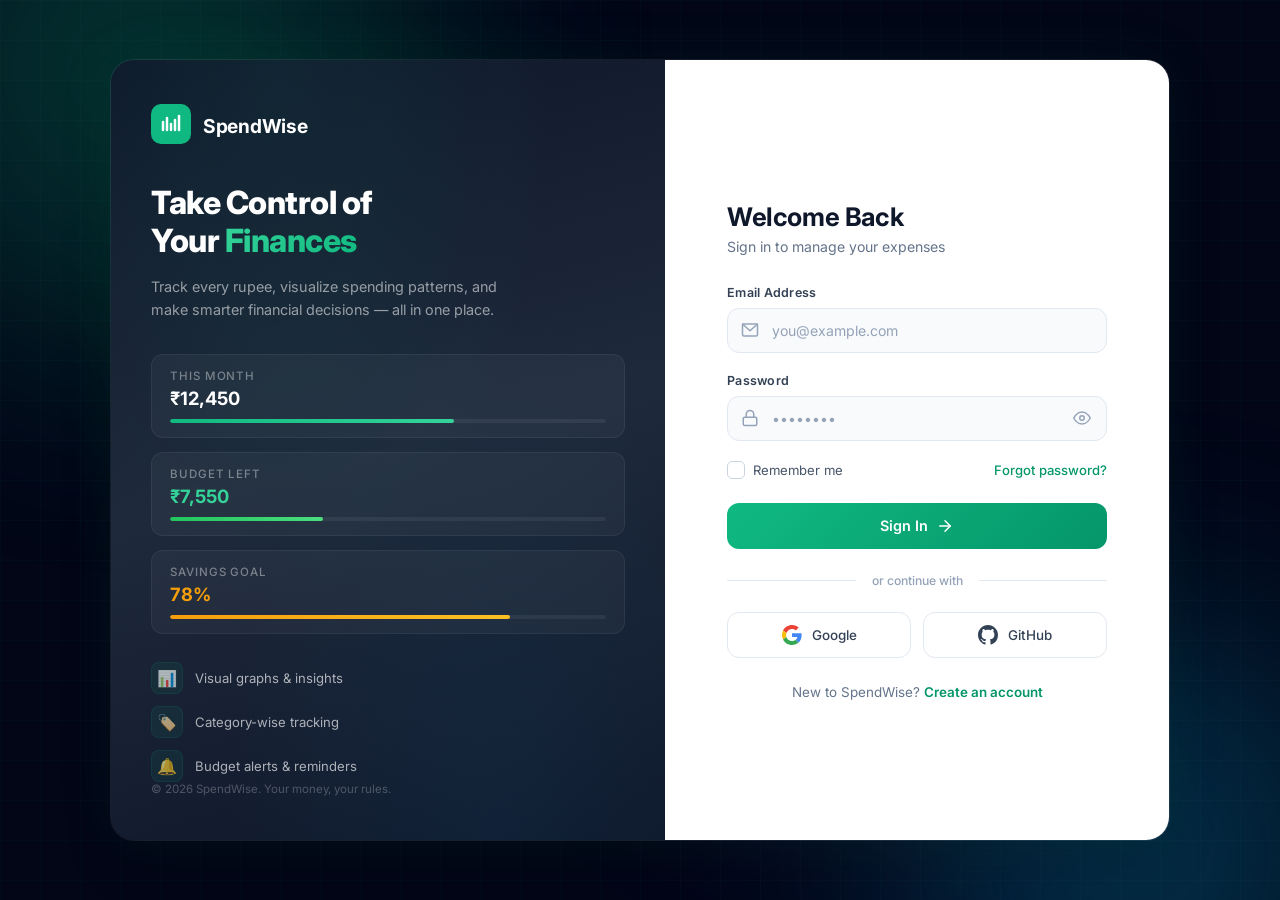
<file: index.html>
<!DOCTYPE html>
<html lang="en">
<head>
  <meta charset="UTF-8">
  <meta name="viewport" content="width=device-width, initial-scale=1.0">
  <meta name="description" content="SpendWise — Track your daily expenses and manage your finances smartly.">
  <title>SpendWise — Sign In</title>
  <link rel="stylesheet" href="style.css">
  <link rel="preconnect" href="https://fonts.googleapis.com">
  <link rel="preconnect" href="https://fonts.gstatic.com" crossorigin>
  <link href="https://fonts.googleapis.com/css2?family=Inter:wght@300;400;500;600;700;800&display=swap" rel="stylesheet">
</head>
<body>

  <!-- Animated background -->
  <div class="bg-grid"></div>
  <div class="bg-blobs">
    <div class="blob blob-1"></div>
    <div class="blob blob-2"></div>
    <div class="blob blob-3"></div>
  </div>

  <div class="login-container">
    <!-- Left Panel — Branding & Visual -->
    <div class="brand-panel">
      <div class="brand-content">
        <div class="logo">
          <div class="logo-mark">
            <svg width="40" height="40" viewBox="0 0 40 40" fill="none">
              <rect width="40" height="40" rx="10" fill="url(#g1)"/>
              <path d="M12 26V18M16 26V14M20 26V20M24 26V16M28 26V12" stroke="#fff" stroke-width="2.5" stroke-linecap="round"/>
              <defs>
                <linearGradient id="g1" x1="0" y1="0" x2="40" y2="40">
                  <stop stop-color="#10b981"/>
                  <stop offset="1" stop-color="#059669"/>
                </linearGradient>
              </defs>
            </svg>
          </div>
          <span class="logo-name">SpendWise</span>
        </div>

        <h1 class="brand-title">Take Control of<br>Your <span class="brand-highlight">Finances</span></h1>
        <p class="brand-subtitle">Track every rupee, visualize spending patterns, and make smarter financial decisions — all in one place.</p>

        <!-- Mini chart visualization -->
        <div class="mini-dashboard">
          <div class="dash-card">
            <span class="dash-label">This Month</span>
            <span class="dash-value">₹12,450</span>
            <div class="dash-bar">
              <div class="dash-fill" style="width: 65%"></div>
            </div>
          </div>
          <div class="dash-card">
            <span class="dash-label">Budget Left</span>
            <span class="dash-value success">₹7,550</span>
            <div class="dash-bar">
              <div class="dash-fill green" style="width: 35%"></div>
            </div>
          </div>
          <div class="dash-card">
            <span class="dash-label">Savings Goal</span>
            <span class="dash-value gold">78%</span>
            <div class="dash-bar">
              <div class="dash-fill gold" style="width: 78%"></div>
            </div>
          </div>
        </div>

        <div class="features">
          <div class="feature-item">
            <div class="feature-icon">📊</div>
            <span>Visual graphs & insights</span>
          </div>
          <div class="feature-item">
            <div class="feature-icon">🏷️</div>
            <span>Category-wise tracking</span>
          </div>
          <div class="feature-item">
            <div class="feature-icon">🔔</div>
            <span>Budget alerts & reminders</span>
          </div>
        </div>
      </div>

      <p class="brand-footer">&copy; 2026 SpendWise. Your money, your rules.</p>
    </div>

    <!-- Right Panel — Login Form -->
    <div class="form-panel">
      <div class="form-wrapper">
        <!-- Mobile logo -->
        <div class="mobile-logo">
          <svg width="32" height="32" viewBox="0 0 40 40" fill="none">
            <rect width="40" height="40" rx="10" fill="url(#g2)"/>
            <path d="M12 26V18M16 26V14M20 26V20M24 26V16M28 26V12" stroke="#fff" stroke-width="2.5" stroke-linecap="round"/>
            <defs>
              <linearGradient id="g2" x1="0" y1="0" x2="40" y2="40">
                <stop stop-color="#10b981"/>
                <stop offset="1" stop-color="#059669"/>
              </linearGradient>
            </defs>
          </svg>
          <span class="mobile-brand-name">SpendWise</span>
        </div>

        <h2 class="form-title">Welcome Back</h2>
        <p class="form-subtitle">Sign in to manage your expenses</p>

        <form id="loginForm" autocomplete="on">
          <!-- Email -->
          <div class="input-group">
            <label for="email">Email Address</label>
            <div class="input-wrapper">
              <svg class="input-icon" width="18" height="18" viewBox="0 0 24 24" fill="none" stroke="currentColor" stroke-width="2" stroke-linecap="round" stroke-linejoin="round">
                <rect x="2" y="4" width="20" height="16" rx="2"/>
                <path d="M22 4L12 13 2 4"/>
              </svg>
              <input type="email" id="email" name="email" placeholder="you@example.com" required autocomplete="email">
            </div>
          </div>

          <!-- Password -->
          <div class="input-group">
            <label for="password">Password</label>
            <div class="input-wrapper">
              <svg class="input-icon" width="18" height="18" viewBox="0 0 24 24" fill="none" stroke="currentColor" stroke-width="2" stroke-linecap="round" stroke-linejoin="round">
                <rect x="3" y="11" width="18" height="11" rx="2" ry="2"/>
                <path d="M7 11V7a5 5 0 0 1 10 0v4"/>
              </svg>
              <input type="password" id="password" name="password" placeholder="••••••••" required autocomplete="current-password">
              <button type="button" class="toggle-password" id="togglePassword" aria-label="Show password">
                <svg class="eye-open" width="18" height="18" viewBox="0 0 24 24" fill="none" stroke="currentColor" stroke-width="2" stroke-linecap="round" stroke-linejoin="round">
                  <path d="M1 12s4-8 11-8 11 8 11 8-4 8-11 8-11-8-11-8z"/>
                  <circle cx="12" cy="12" r="3"/>
                </svg>
              </button>
            </div>
          </div>

          <!-- Remember / Forgot -->
          <div class="form-options">
            <label class="checkbox-label" for="remember">
              <input type="checkbox" id="remember" name="remember">
              <span class="custom-checkbox"></span>
              Remember me
            </label>
            <a href="#" class="forgot-link">Forgot password?</a>
          </div>

          <!-- Submit -->
          <button type="submit" class="btn-primary" id="submitBtn">
            <span class="btn-text">Sign In</span>
            <svg class="btn-arrow" width="18" height="18" viewBox="0 0 24 24" fill="none" stroke="currentColor" stroke-width="2" stroke-linecap="round" stroke-linejoin="round">
              <line x1="5" y1="12" x2="19" y2="12"/>
              <polyline points="12 5 19 12 12 19"/>
            </svg>
          </button>
        </form>

        <!-- Divider -->
        <div class="divider">
          <span>or continue with</span>
        </div>

        <!-- Social Login -->
        <div class="social-buttons">
          <button type="button" class="btn-social" id="googleLogin">
            <svg width="20" height="20" viewBox="0 0 48 48">
              <path fill="#EA4335" d="M24 9.5c3.54 0 6.71 1.22 9.21 3.6l6.85-6.85C35.9 2.38 30.47 0 24 0 14.62 0 6.51 5.38 2.56 13.22l7.98 6.19C12.43 13.72 17.74 9.5 24 9.5z"/>
              <path fill="#4285F4" d="M46.98 24.55c0-1.57-.15-3.09-.38-4.55H24v9.02h12.94c-.58 2.96-2.26 5.48-4.78 7.18l7.73 6c4.51-4.18 7.09-10.36 7.09-17.65z"/>
              <path fill="#FBBC05" d="M10.53 28.59c-.48-1.45-.76-2.99-.76-4.59s.27-3.14.76-4.59l-7.98-6.19C.92 16.46 0 20.12 0 24c0 3.88.92 7.54 2.56 10.78l7.97-6.19z"/>
              <path fill="#34A853" d="M24 48c6.48 0 11.93-2.13 15.89-5.81l-7.73-6c-2.15 1.45-4.92 2.3-8.16 2.3-6.26 0-11.57-4.22-13.47-9.91l-7.98 6.19C6.51 42.62 14.62 48 24 48z"/>
            </svg>
            <span>Google</span>
          </button>
          <button type="button" class="btn-social" id="githubLogin">
            <svg width="20" height="20" viewBox="0 0 24 24" fill="currentColor">
              <path d="M12 0C5.37 0 0 5.37 0 12c0 5.31 3.435 9.795 8.205 11.385.6.105.825-.255.825-.57 0-.285-.015-1.23-.015-2.235-3.015.555-3.795-.735-4.035-1.41-.135-.345-.72-1.41-1.23-1.695-.42-.225-1.02-.78-.015-.795.945-.015 1.62.87 1.845 1.23 1.08 1.815 2.805 1.305 3.495.99.105-.78.42-1.305.765-1.605-2.67-.3-5.46-1.335-5.46-5.925 0-1.305.465-2.385 1.23-3.225-.12-.3-.54-1.53.12-3.18 0 0 1.005-.315 3.3 1.23.96-.27 1.98-.405 3-.405s2.04.135 3 .405c2.295-1.56 3.3-1.23 3.3-1.23.66 1.65.24 2.88.12 3.18.765.84 1.23 1.905 1.23 3.225 0 4.605-2.805 5.625-5.475 5.925.435.375.81 1.095.81 2.22 0 1.605-.015 2.895-.015 3.3 0 .315.225.69.825.57A12.02 12.02 0 0 0 24 12c0-6.63-5.37-12-12-12z"/>
            </svg>
            <span>GitHub</span>
          </button>
        </div>

        <!-- Sign Up -->
        <p class="signup-text">
          New to SpendWise? <a href="#" class="signup-link">Create an account</a>
        </p>
      </div>
    </div>
  </div>

  <script>
    // Toggle password visibility
    const togglePassword = document.getElementById('togglePassword');
    const passwordInput = document.getElementById('password');
    togglePassword.addEventListener('click', () => {
      const type = passwordInput.getAttribute('type') === 'password' ? 'text' : 'password';
      passwordInput.setAttribute('type', type);
      togglePassword.classList.toggle('active');
    });

    // Form submission → redirect to dashboard
    document.getElementById('loginForm').addEventListener('submit', (e) => {
      e.preventDefault();
      const btn = document.getElementById('submitBtn');
      btn.classList.add('loading');
      btn.disabled = true;
      setTimeout(() => {
        btn.classList.remove('loading');
        btn.disabled = false;
        window.location.href = 'dashboard.html';
      }, 1500);
    });
  </script>
</body>
</html>
</file>
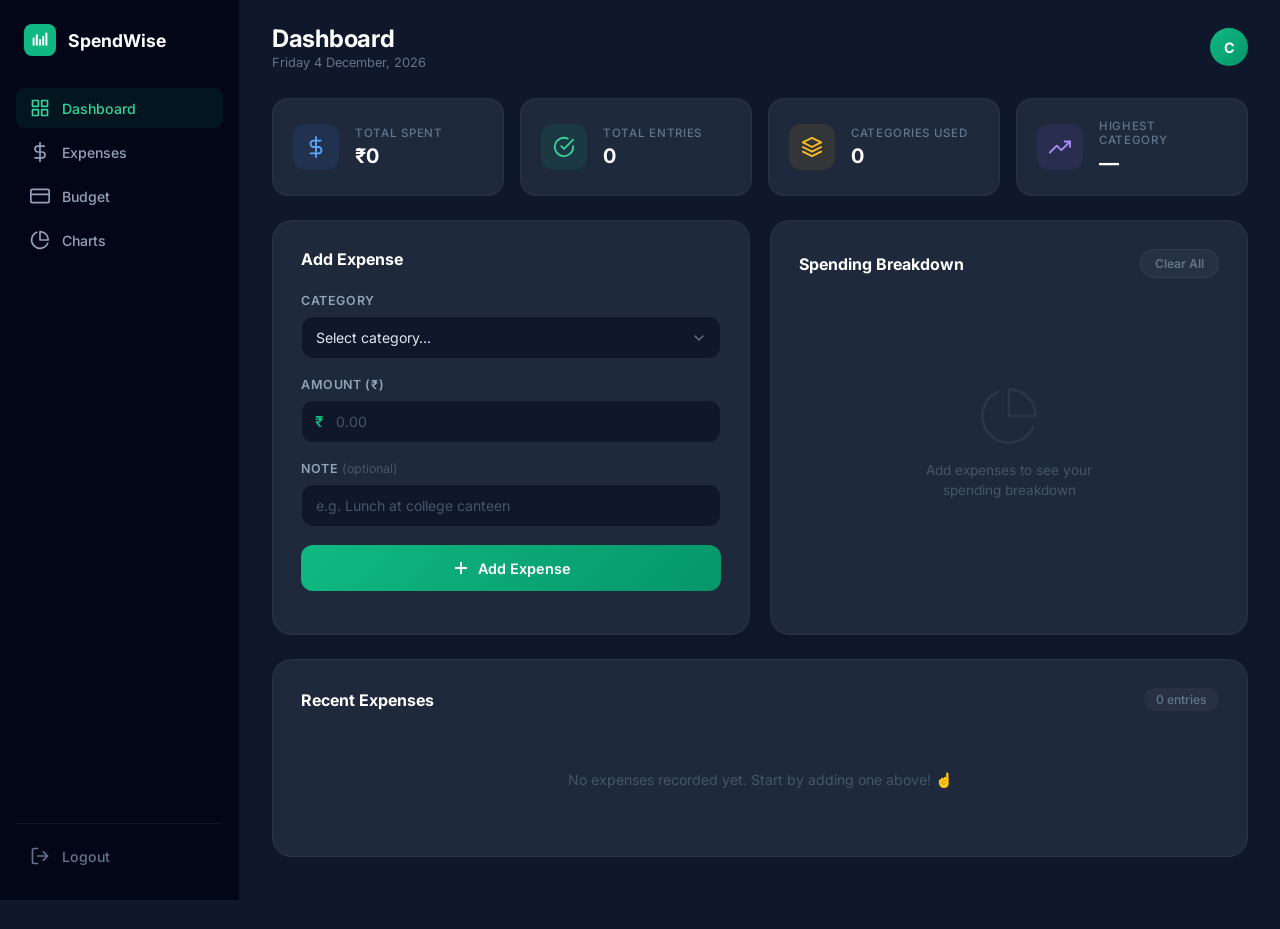
<file: dashboard.html>
<!DOCTYPE html>
<html lang="en">
<head>
  <meta charset="UTF-8">
  <meta name="viewport" content="width=device-width, initial-scale=1.0">
  <meta name="description" content="SpendWise Dashboard — Track and visualize your daily expenses.">
  <title>SpendWise — Dashboard</title>
  <link rel="preconnect" href="https://fonts.googleapis.com">
  <link rel="preconnect" href="https://fonts.gstatic.com" crossorigin>
  <link href="https://fonts.googleapis.com/css2?family=Inter:wght@300;400;500;600;700;800&display=swap" rel="stylesheet">
  <link rel="stylesheet" href="dashboard.css">
</head>
<body>

  <!-- ========== SIDEBAR ========== -->
  <aside class="sidebar" id="sidebar">
    <div class="sidebar-logo">
      <svg width="32" height="32" viewBox="0 0 40 40" fill="none">
        <rect width="40" height="40" rx="10" fill="url(#sg1)"/>
        <path d="M12 26V18M16 26V14M20 26V20M24 26V16M28 26V12" stroke="#fff" stroke-width="2.5" stroke-linecap="round"/>
        <defs><linearGradient id="sg1" x1="0" y1="0" x2="40" y2="40"><stop stop-color="#10b981"/><stop offset="1" stop-color="#059669"/></linearGradient></defs>
      </svg>
      <span>SpendWise</span>
    </div>
    <nav class="sidebar-nav">
      <a href="#" class="nav-item active" id="navDashboard">
        <svg width="20" height="20" viewBox="0 0 24 24" fill="none" stroke="currentColor" stroke-width="2" stroke-linecap="round" stroke-linejoin="round"><rect x="3" y="3" width="7" height="7"/><rect x="14" y="3" width="7" height="7"/><rect x="3" y="14" width="7" height="7"/><rect x="14" y="14" width="7" height="7"/></svg>
        Dashboard
      </a>
      <a href="#" class="nav-item" id="navExpenses">
        <svg width="20" height="20" viewBox="0 0 24 24" fill="none" stroke="currentColor" stroke-width="2" stroke-linecap="round" stroke-linejoin="round"><line x1="12" y1="1" x2="12" y2="23"/><path d="M17 5H9.5a3.5 3.5 0 0 0 0 7h5a3.5 3.5 0 0 1 0 7H6"/></svg>
        Expenses
      </a>
      <a href="salary.html" class="nav-item" id="navBudget">
        <svg width="20" height="20" viewBox="0 0 24 24" fill="none" stroke="currentColor" stroke-width="2" stroke-linecap="round" stroke-linejoin="round"><rect x="1" y="4" width="22" height="16" rx="2" ry="2"/><line x1="1" y1="10" x2="23" y2="10"/></svg>
        Budget
      </a>
      <a href="#" class="nav-item" id="navChart">
        <svg width="20" height="20" viewBox="0 0 24 24" fill="none" stroke="currentColor" stroke-width="2" stroke-linecap="round" stroke-linejoin="round"><path d="M21.21 15.89A10 10 0 1 1 8 2.83"/><path d="M22 12A10 10 0 0 0 12 2v10z"/></svg>
        Charts
      </a>
    </nav>
    <div class="sidebar-footer">
      <a href="index.html" class="nav-item logout">
        <svg width="20" height="20" viewBox="0 0 24 24" fill="none" stroke="currentColor" stroke-width="2" stroke-linecap="round" stroke-linejoin="round"><path d="M9 21H5a2 2 0 0 1-2-2V5a2 2 0 0 1 2-2h4"/><polyline points="16 17 21 12 16 7"/><line x1="21" y1="12" x2="9" y2="12"/></svg>
        Logout
      </a>
    </div>
  </aside>

  <!-- ========== MAIN CONTENT ========== -->
  <main class="main">
    <!-- Top Bar -->
    <header class="topbar">
      <div class="topbar-left">
        <button class="menu-toggle" id="menuToggle" aria-label="Toggle sidebar">
          <span></span><span></span><span></span>
        </button>
        <div>
          <h1 class="page-title">Dashboard</h1>
          <p class="page-subtitle" id="currentDate"></p>
        </div>
      </div>
      <div class="topbar-right">
        <div class="user-avatar" id="userAvatar">C</div>
      </div>
    </header>

    <!-- Summary Cards -->
    <section class="summary-cards">
      <div class="summary-card">
        <div class="card-icon blue">
          <svg width="22" height="22" viewBox="0 0 24 24" fill="none" stroke="currentColor" stroke-width="2" stroke-linecap="round" stroke-linejoin="round"><line x1="12" y1="1" x2="12" y2="23"/><path d="M17 5H9.5a3.5 3.5 0 0 0 0 7h5a3.5 3.5 0 0 1 0 7H6"/></svg>
        </div>
        <div>
          <span class="card-label">Total Spent</span>
          <span class="card-value" id="totalSpent">₹0</span>
        </div>
      </div>
      <div class="summary-card">
        <div class="card-icon green">
          <svg width="22" height="22" viewBox="0 0 24 24" fill="none" stroke="currentColor" stroke-width="2" stroke-linecap="round" stroke-linejoin="round"><path d="M22 11.08V12a10 10 0 1 1-5.93-9.14"/><polyline points="22 4 12 14.01 9 11.01"/></svg>
        </div>
        <div>
          <span class="card-label">Total Entries</span>
          <span class="card-value" id="totalEntries">0</span>
        </div>
      </div>
      <div class="summary-card">
        <div class="card-icon orange">
          <svg width="22" height="22" viewBox="0 0 24 24" fill="none" stroke="currentColor" stroke-width="2" stroke-linecap="round" stroke-linejoin="round"><path d="M12 2L2 7l10 5 10-5-10-5z"/><path d="M2 17l10 5 10-5"/><path d="M2 12l10 5 10-5"/></svg>
        </div>
        <div>
          <span class="card-label">Categories Used</span>
          <span class="card-value" id="totalCategories">0</span>
        </div>
      </div>
      <div class="summary-card">
        <div class="card-icon purple">
          <svg width="22" height="22" viewBox="0 0 24 24" fill="none" stroke="currentColor" stroke-width="2" stroke-linecap="round" stroke-linejoin="round"><polyline points="23 6 13.5 15.5 8.5 10.5 1 18"/><polyline points="17 6 23 6 23 12"/></svg>
        </div>
        <div>
          <span class="card-label">Highest Category</span>
          <span class="card-value" id="highestCategory">—</span>
        </div>
      </div>
    </section>

    <!-- Main Grid: Add Expense + Pie Chart -->
    <section class="dashboard-grid">

      <!-- Add Expense Panel -->
      <div class="panel add-expense-panel">
        <h2 class="panel-title">Add Expense</h2>
        <form id="expenseForm">
          <div class="form-group">
            <label for="category">Category</label>
            <div class="select-wrapper">
              <select id="category" required>
                <option value="" disabled selected>Select category...</option>
                <option value="Food">🍔 Food</option>
                <option value="Travel">✈️ Travel</option>
                <option value="Shopping">🛒 Shopping</option>
                <option value="Entertainment">🎬 Entertainment</option>
                <option value="Bills">💡 Bills & Utilities</option>
                <option value="Health">🏥 Health</option>
                <option value="Education">📚 Education</option>
                <option value="Clothing">👕 Clothing</option>
                <option value="Groceries">🛍️ Groceries</option>
                <option value="Other">📦 Other</option>
              </select>
              <svg class="select-arrow" width="16" height="16" viewBox="0 0 24 24" fill="none" stroke="currentColor" stroke-width="2" stroke-linecap="round" stroke-linejoin="round"><polyline points="6 9 12 15 18 9"/></svg>
            </div>
          </div>

          <div class="form-group">
            <label for="amount">Amount (₹)</label>
            <div class="input-wrapper">
              <span class="input-prefix">₹</span>
              <input type="number" id="amount" placeholder="0.00" min="1" step="1" required>
            </div>
          </div>

          <div class="form-group">
            <label for="note">Note <span class="optional">(optional)</span></label>
            <input type="text" id="note" placeholder="e.g. Lunch at college canteen" class="input-full">
          </div>

          <button type="submit" class="btn-add" id="addBtn">
            <svg width="18" height="18" viewBox="0 0 24 24" fill="none" stroke="currentColor" stroke-width="2.5" stroke-linecap="round"><line x1="12" y1="5" x2="12" y2="19"/><line x1="5" y1="12" x2="19" y2="12"/></svg>
            Add Expense
          </button>
        </form>
      </div>

      <!-- Pie Chart Panel -->
      <div class="panel chart-panel">
        <div class="chart-header">
          <h2 class="panel-title">Spending Breakdown</h2>
          <button class="btn-clear" id="clearAll" title="Clear all expenses">Clear All</button>
        </div>
        <div class="chart-area">
          <div class="chart-container" id="chartContainer">
            <canvas id="pieChart" width="280" height="280"></canvas>
            <div class="chart-center">
              <span class="chart-total-label">Total</span>
              <span class="chart-total-value" id="chartTotal">₹0</span>
            </div>
          </div>
          <div class="chart-empty" id="chartEmpty">
            <svg width="64" height="64" viewBox="0 0 24 24" fill="none" stroke="currentColor" stroke-width="1" stroke-linecap="round" stroke-linejoin="round" opacity="0.3">
              <path d="M21.21 15.89A10 10 0 1 1 8 2.83"/><path d="M22 12A10 10 0 0 0 12 2v10z"/>
            </svg>
            <p>Add expenses to see your<br>spending breakdown</p>
          </div>
        </div>
        <!-- Legend -->
        <div class="chart-legend" id="chartLegend"></div>
      </div>
    </section>

    <!-- Expense History -->
    <section class="panel history-panel">
      <div class="history-header">
        <h2 class="panel-title">Recent Expenses</h2>
        <span class="entry-count" id="entryCount">0 entries</span>
      </div>
      <div class="history-list" id="historyList">
        <div class="history-empty" id="historyEmpty">
          <p>No expenses recorded yet. Start by adding one above! ☝️</p>
        </div>
      </div>
    </section>


  </main>

  <script>
    /* ================================================
       DATA & STATE
       ================================================ */
    const CATEGORIES = {
      'Food':          { emoji: '🍔', color: '#ef4444' },
      'Travel':        { emoji: '✈️', color: '#f59e0b' },
      'Shopping':      { emoji: '🛒', color: '#8b5cf6' },
      'Entertainment': { emoji: '🎬', color: '#ec4899' },
      'Bills':         { emoji: '💡', color: '#3b82f6' },
      'Health':        { emoji: '🏥', color: '#10b981' },
      'Education':     { emoji: '📚', color: '#06b6d4' },
      'Clothing':      { emoji: '👕', color: '#f97316' },
      'Groceries':     { emoji: '🛍️', color: '#84cc16' },
      'Other':         { emoji: '📦', color: '#64748b' }
    };

    let expenses = JSON.parse(localStorage.getItem('spendwise_expenses') || '[]');

    /* ================================================
       DOM REFERENCES
       ================================================ */
    const form = document.getElementById('expenseForm');
    const categorySelect = document.getElementById('category');
    const amountInput = document.getElementById('amount');
    const noteInput = document.getElementById('note');
    const historyList = document.getElementById('historyList');
    const historyEmpty = document.getElementById('historyEmpty');
    const chartEmpty = document.getElementById('chartEmpty');
    const chartContainer = document.getElementById('chartContainer');
    const pieCanvas = document.getElementById('pieChart');
    const ctx = pieCanvas.getContext('2d');

    /* ================================================
       DATE DISPLAY
       ================================================ */
    const dateEl = document.getElementById('currentDate');
    const now = new Date();
    dateEl.textContent = now.toLocaleDateString('en-IN', {
      weekday: 'long', year: 'numeric', month: 'long', day: 'numeric'
    });

    /* ================================================
       ADD EXPENSE
       ================================================ */
    form.addEventListener('submit', (e) => {
      e.preventDefault();
      const category = categorySelect.value;
      const amount = parseFloat(amountInput.value);
      const note = noteInput.value.trim();

      if (!category || !amount || amount <= 0) return;

      const expense = {
        id: Date.now(),
        category,
        amount,
        note,
        date: new Date().toISOString()
      };

      expenses.push(expense);
      save();
      render();

      // Reset form
      form.reset();
      amountInput.focus();

      // Quick flash on the add button
      const btn = document.getElementById('addBtn');
      btn.classList.add('success');
      setTimeout(() => btn.classList.remove('success'), 600);
    });

    /* ================================================
       DELETE EXPENSE
       ================================================ */
    function deleteExpense(id) {
      expenses = expenses.filter(e => e.id !== id);
      save();
      render();
    }

    /* ================================================
       CLEAR ALL
       ================================================ */
    document.getElementById('clearAll').addEventListener('click', () => {
      if (expenses.length === 0) return;
      if (confirm('Are you sure you want to clear all expenses?')) {
        expenses = [];
        save();
        render();
      }
    });

    /* ================================================
       SAVE TO LOCALSTORAGE
       ================================================ */
    function save() {
      localStorage.setItem('spendwise_expenses', JSON.stringify(expenses));
    }

    /* ================================================
       RENDER EVERYTHING
       ================================================ */
    function render() {
      renderSummary();
      renderHistory();
      renderPieChart();
      renderLegend();
    }

    /* ---- Summary Cards ---- */
    function renderSummary() {
      const total = expenses.reduce((s, e) => s + e.amount, 0);
      const cats = [...new Set(expenses.map(e => e.category))];

      document.getElementById('totalSpent').textContent = '₹' + total.toLocaleString('en-IN');
      document.getElementById('totalEntries').textContent = expenses.length;
      document.getElementById('totalCategories').textContent = cats.length;
      document.getElementById('chartTotal').textContent = '₹' + total.toLocaleString('en-IN');

      // Highest category
      if (expenses.length > 0) {
        const catTotals = {};
        expenses.forEach(e => { catTotals[e.category] = (catTotals[e.category] || 0) + e.amount; });
        const highest = Object.entries(catTotals).sort((a, b) => b[1] - a[1])[0];
        document.getElementById('highestCategory').textContent = highest[0];
      } else {
        document.getElementById('highestCategory').textContent = '—';
      }

      document.getElementById('entryCount').textContent = expenses.length + ' entries';
    }

    /* ---- History List ---- */
    function renderHistory() {
      if (expenses.length === 0) {
        historyEmpty.style.display = 'block';
        // Remove all items except empty placeholder
        historyList.querySelectorAll('.history-item').forEach(el => el.remove());
        return;
      }

      historyEmpty.style.display = 'none';
      const existing = historyList.querySelectorAll('.history-item');
      existing.forEach(el => el.remove());

      // Show newest first
      [...expenses].reverse().forEach((exp, i) => {
        const cat = CATEGORIES[exp.category] || CATEGORIES['Other'];
        const date = new Date(exp.date);
        const timeStr = date.toLocaleTimeString('en-IN', { hour: '2-digit', minute: '2-digit' });

        const item = document.createElement('div');
        item.className = 'history-item';
        item.style.animationDelay = (i * 0.05) + 's';
        item.innerHTML = `
          <div class="item-left">
            <div class="item-emoji" style="background: ${cat.color}15; color: ${cat.color}">${cat.emoji}</div>
            <div class="item-info">
              <strong>${exp.category}</strong>
              <span>${exp.note || 'No note'} · ${timeStr}</span>
            </div>
          </div>
          <div class="item-right">
            <span class="item-amount">₹${exp.amount.toLocaleString('en-IN')}</span>
            <button class="item-delete" onclick="deleteExpense(${exp.id})" title="Delete">
              <svg width="16" height="16" viewBox="0 0 24 24" fill="none" stroke="currentColor" stroke-width="2" stroke-linecap="round" stroke-linejoin="round"><polyline points="3 6 5 6 21 6"/><path d="M19 6v14a2 2 0 0 1-2 2H7a2 2 0 0 1-2-2V6m3 0V4a2 2 0 0 1 2-2h4a2 2 0 0 1 2 2v2"/></svg>
            </button>
          </div>
        `;
        historyList.appendChild(item);
      });
    }

    /* ---- Pie Chart (Canvas) ---- */
    function renderPieChart() {
      const total = expenses.reduce((s, e) => s + e.amount, 0);

      if (total === 0) {
        chartEmpty.style.display = 'flex';
        chartContainer.style.display = 'none';
        return;
      }

      chartEmpty.style.display = 'none';
      chartContainer.style.display = 'flex';

      // Aggregate by category
      const catTotals = {};
      expenses.forEach(e => {
        catTotals[e.category] = (catTotals[e.category] || 0) + e.amount;
      });

      const dpr = window.devicePixelRatio || 1;
      const size = 280;
      pieCanvas.width = size * dpr;
      pieCanvas.height = size * dpr;
      pieCanvas.style.width = size + 'px';
      pieCanvas.style.height = size + 'px';
      ctx.setTransform(dpr, 0, 0, dpr, 0, 0);

      const cx = size / 2;
      const cy = size / 2;
      const radius = size / 2 - 8;
      const innerRadius = radius * 0.58; // donut hole

      let startAngle = -Math.PI / 2;

      // Sort by amount descending
      const sorted = Object.entries(catTotals).sort((a, b) => b[1] - a[1]);

      ctx.clearRect(0, 0, size, size);

      sorted.forEach(([cat, amount]) => {
        const sliceAngle = (amount / total) * 2 * Math.PI;
        const endAngle = startAngle + sliceAngle;
        const color = (CATEGORIES[cat] || CATEGORIES['Other']).color;

        ctx.beginPath();
        ctx.moveTo(cx + innerRadius * Math.cos(startAngle), cy + innerRadius * Math.sin(startAngle));
        ctx.arc(cx, cy, radius, startAngle, endAngle);
        ctx.arc(cx, cy, innerRadius, endAngle, startAngle, true);
        ctx.closePath();
        ctx.fillStyle = color;
        ctx.fill();

        // Gap between slices
        ctx.strokeStyle = '#0f172a';
        ctx.lineWidth = 2;
        ctx.stroke();

        startAngle = endAngle;
      });
    }

    /* ---- Legend ---- */
    function renderLegend() {
      const legend = document.getElementById('chartLegend');
      const total = expenses.reduce((s, e) => s + e.amount, 0);

      if (total === 0) {
        legend.innerHTML = '';
        return;
      }

      const catTotals = {};
      expenses.forEach(e => {
        catTotals[e.category] = (catTotals[e.category] || 0) + e.amount;
      });

      const sorted = Object.entries(catTotals).sort((a, b) => b[1] - a[1]);

      legend.innerHTML = sorted.map(([cat, amount]) => {
        const pct = ((amount / total) * 100).toFixed(1);
        const color = (CATEGORIES[cat] || CATEGORIES['Other']).color;
        return `
          <div class="legend-item">
            <span class="legend-dot" style="background: ${color}"></span>
            <span class="legend-name">${cat}</span>
            <span class="legend-value">₹${amount.toLocaleString('en-IN')} (${pct}%)</span>
          </div>
        `;
      }).join('');
    }

    /* ================================================
       SIDEBAR TOGGLE (MOBILE)
       ================================================ */
    const sidebar = document.getElementById('sidebar');
    const menuToggle = document.getElementById('menuToggle');
    menuToggle.addEventListener('click', () => {
      sidebar.classList.toggle('open');
      menuToggle.classList.toggle('open');
    });

    /* ================================================
       INIT
       ================================================ */
    render();
  </script>
</body>
</html>
</file>
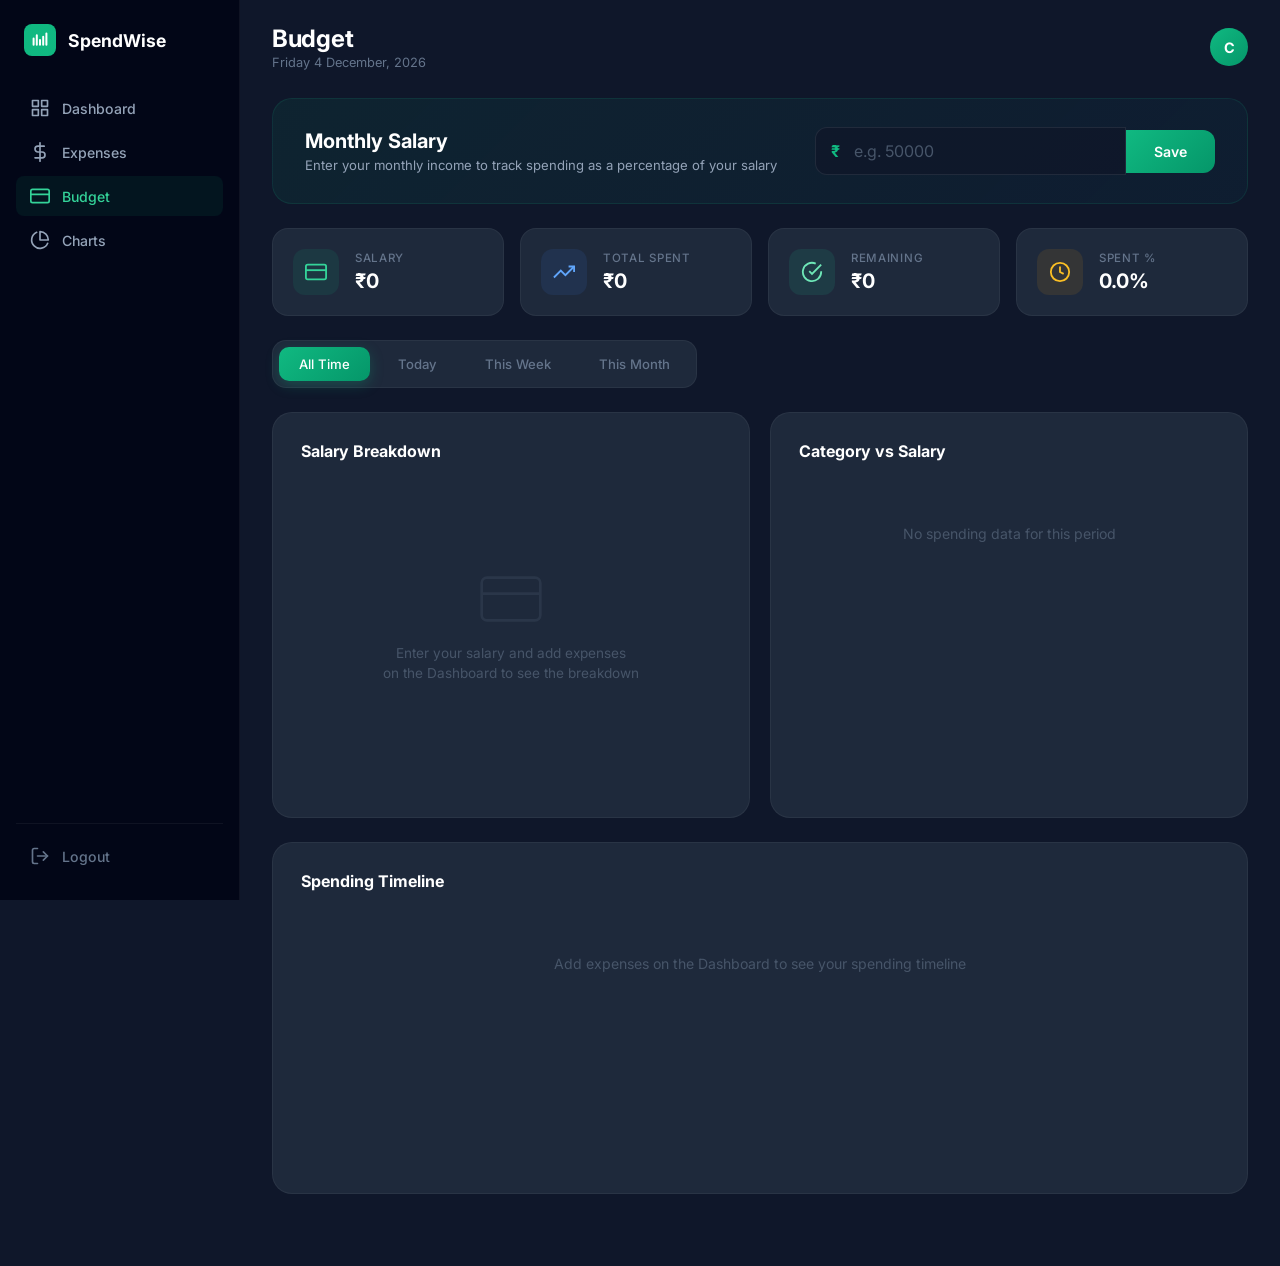
<file: salary.html>
<!DOCTYPE html>
<html lang="en">
<head>
  <meta charset="UTF-8">
  <meta name="viewport" content="width=device-width, initial-scale=1.0">
  <meta name="description" content="SpendWise Budget — Track your salary, spending patterns and savings.">
  <title>SpendWise — Budget</title>
  <link rel="preconnect" href="https://fonts.googleapis.com">
  <link rel="preconnect" href="https://fonts.gstatic.com" crossorigin>
  <link href="https://fonts.googleapis.com/css2?family=Inter:wght@300;400;500;600;700;800&display=swap" rel="stylesheet">
  <link rel="stylesheet" href="dashboard.css">
  <link rel="stylesheet" href="salary.css">
</head>
<body>

  <!-- ========== SIDEBAR ========== -->
  <aside class="sidebar" id="sidebar">
    <div class="sidebar-logo">
      <svg width="32" height="32" viewBox="0 0 40 40" fill="none">
        <rect width="40" height="40" rx="10" fill="url(#sg1)"/>
        <path d="M12 26V18M16 26V14M20 26V20M24 26V16M28 26V12" stroke="#fff" stroke-width="2.5" stroke-linecap="round"/>
        <defs><linearGradient id="sg1" x1="0" y1="0" x2="40" y2="40"><stop stop-color="#10b981"/><stop offset="1" stop-color="#059669"/></linearGradient></defs>
      </svg>
      <span>SpendWise</span>
    </div>
    <nav class="sidebar-nav">
      <a href="dashboard.html" class="nav-item" id="navDashboard">
        <svg width="20" height="20" viewBox="0 0 24 24" fill="none" stroke="currentColor" stroke-width="2" stroke-linecap="round" stroke-linejoin="round"><rect x="3" y="3" width="7" height="7"/><rect x="14" y="3" width="7" height="7"/><rect x="3" y="14" width="7" height="7"/><rect x="14" y="14" width="7" height="7"/></svg>
        Dashboard
      </a>
      <a href="dashboard.html" class="nav-item" id="navExpenses">
        <svg width="20" height="20" viewBox="0 0 24 24" fill="none" stroke="currentColor" stroke-width="2" stroke-linecap="round" stroke-linejoin="round"><line x1="12" y1="1" x2="12" y2="23"/><path d="M17 5H9.5a3.5 3.5 0 0 0 0 7h5a3.5 3.5 0 0 1 0 7H6"/></svg>
        Expenses
      </a>
      <a href="salary.html" class="nav-item active" id="navBudget">
        <svg width="20" height="20" viewBox="0 0 24 24" fill="none" stroke="currentColor" stroke-width="2" stroke-linecap="round" stroke-linejoin="round"><rect x="1" y="4" width="22" height="16" rx="2" ry="2"/><line x1="1" y1="10" x2="23" y2="10"/></svg>
        Budget
      </a>
      <a href="#" class="nav-item" id="navChart">
        <svg width="20" height="20" viewBox="0 0 24 24" fill="none" stroke="currentColor" stroke-width="2" stroke-linecap="round" stroke-linejoin="round"><path d="M21.21 15.89A10 10 0 1 1 8 2.83"/><path d="M22 12A10 10 0 0 0 12 2v10z"/></svg>
        Charts
      </a>
    </nav>
    <div class="sidebar-footer">
      <a href="index.html" class="nav-item logout">
        <svg width="20" height="20" viewBox="0 0 24 24" fill="none" stroke="currentColor" stroke-width="2" stroke-linecap="round" stroke-linejoin="round"><path d="M9 21H5a2 2 0 0 1-2-2V5a2 2 0 0 1 2-2h4"/><polyline points="16 17 21 12 16 7"/><line x1="21" y1="12" x2="9" y2="12"/></svg>
        Logout
      </a>
    </div>
  </aside>

  <!-- ========== MAIN ========== -->
  <main class="main">
    <header class="topbar">
      <div class="topbar-left">
        <button class="menu-toggle" id="menuToggle" aria-label="Toggle sidebar">
          <span></span><span></span><span></span>
        </button>
        <div>
          <h1 class="page-title">Budget</h1>
          <p class="page-subtitle" id="currentDate"></p>
        </div>
      </div>
      <div class="topbar-right">
        <div class="user-avatar">C</div>
      </div>
    </header>

    <!-- Salary Input Section -->
    <section class="salary-hero">
      <div class="salary-hero-left">
        <h2>Monthly Salary</h2>
        <p>Enter your monthly income to track spending as a percentage of your salary</p>
      </div>
      <div class="salary-hero-right">
        <div class="salary-input-group">
          <span class="salary-prefix">₹</span>
          <input type="number" id="salaryInput" placeholder="e.g. 50000" min="0" step="1">
          <button type="button" class="btn-save-salary" id="saveSalary">Save</button>
        </div>
      </div>
    </section>

    <!-- Stats Row -->
    <section class="budget-stats">
      <div class="stat-card green-glow">
        <div class="stat-icon green"><svg width="22" height="22" viewBox="0 0 24 24" fill="none" stroke="currentColor" stroke-width="2"><rect x="1" y="4" width="22" height="16" rx="2" ry="2"/><line x1="1" y1="10" x2="23" y2="10"/></svg></div>
        <div>
          <span class="stat-label">Salary</span>
          <span class="stat-value" id="statSalary">₹0</span>
        </div>
      </div>
      <div class="stat-card blue-glow">
        <div class="stat-icon blue"><svg width="22" height="22" viewBox="0 0 24 24" fill="none" stroke="currentColor" stroke-width="2"><polyline points="23 6 13.5 15.5 8.5 10.5 1 18"/><polyline points="17 6 23 6 23 12"/></svg></div>
        <div>
          <span class="stat-label">Total Spent</span>
          <span class="stat-value" id="statSpent">₹0</span>
        </div>
      </div>
      <div class="stat-card emerald-glow">
        <div class="stat-icon emerald"><svg width="22" height="22" viewBox="0 0 24 24" fill="none" stroke="currentColor" stroke-width="2"><path d="M22 11.08V12a10 10 0 1 1-5.93-9.14"/><polyline points="22 4 12 14.01 9 11.01"/></svg></div>
        <div>
          <span class="stat-label">Remaining</span>
          <span class="stat-value" id="statRemaining">₹0</span>
        </div>
      </div>
      <div class="stat-card orange-glow">
        <div class="stat-icon orange"><svg width="22" height="22" viewBox="0 0 24 24" fill="none" stroke="currentColor" stroke-width="2"><circle cx="12" cy="12" r="10"/><polyline points="12 6 12 12 16 14"/></svg></div>
        <div>
          <span class="stat-label">Spent %</span>
          <span class="stat-value" id="statPct">0%</span>
        </div>
      </div>
    </section>

    <!-- Time Filter Tabs -->
    <section class="time-filter">
      <button class="filter-btn active" data-filter="all">All Time</button>
      <button class="filter-btn" data-filter="daily">Today</button>
      <button class="filter-btn" data-filter="weekly">This Week</button>
      <button class="filter-btn" data-filter="monthly">This Month</button>
    </section>

    <!-- Main Content Grid: Pie Chart + Category Bars -->
    <section class="budget-grid">
      <!-- Salary Pie Chart -->
      <div class="panel salary-pie-panel">
        <h2 class="panel-title">Salary Breakdown</h2>
        <div class="chart-area">
          <div class="chart-container" id="salaryChartContainer">
            <canvas id="salaryPieChart" width="300" height="300"></canvas>
            <div class="chart-center">
              <span class="chart-total-label">Spent</span>
              <span class="chart-total-value" id="chartSpentPct">0%</span>
            </div>
          </div>
          <div class="chart-empty" id="salaryChartEmpty">
            <svg width="64" height="64" viewBox="0 0 24 24" fill="none" stroke="currentColor" stroke-width="1" opacity="0.3"><rect x="1" y="4" width="22" height="16" rx="2" ry="2"/><line x1="1" y1="10" x2="23" y2="10"/></svg>
            <p>Enter your salary and add expenses<br>on the Dashboard to see the breakdown</p>
          </div>
        </div>
        <div class="chart-legend" id="salaryLegend"></div>
      </div>

      <!-- Category Progress Bars -->
      <div class="panel category-bars-panel">
        <h2 class="panel-title">Category vs Salary</h2>
        <div class="cat-bars-list" id="catBarsList">
          <div class="empty-state" id="barsEmpty">
            <p>No spending data for this period</p>
          </div>
        </div>
      </div>
    </section>

    <!-- Spending Over Time (Bar Chart) -->
    <section class="panel timeline-panel">
      <h2 class="panel-title">Spending Timeline</h2>
      <div class="timeline-chart" id="timelineChart">
        <div class="empty-state" id="timelineEmpty">
          <p>Add expenses on the Dashboard to see your spending timeline</p>
        </div>
        <canvas id="barChart" width="800" height="250"></canvas>
      </div>
    </section>

  </main>

  <script>
    /* ================================================
       CATEGORIES & DATA
       ================================================ */
    const CATEGORIES = {
      'Food':          { emoji: '🍔', color: '#ef4444' },
      'Travel':        { emoji: '✈️', color: '#f59e0b' },
      'Shopping':      { emoji: '🛒', color: '#8b5cf6' },
      'Entertainment': { emoji: '🎬', color: '#ec4899' },
      'Bills':         { emoji: '💡', color: '#3b82f6' },
      'Health':        { emoji: '🏥', color: '#10b981' },
      'Education':     { emoji: '📚', color: '#06b6d4' },
      'Clothing':      { emoji: '👕', color: '#f97316' },
      'Groceries':     { emoji: '🛍️', color: '#84cc16' },
      'Other':         { emoji: '📦', color: '#64748b' }
    };

    let expenses = JSON.parse(localStorage.getItem('spendwise_expenses') || '[]');
    let salary = parseFloat(localStorage.getItem('spendwise_salary') || '0');
    let currentFilter = 'all';

    /* ================================================
       DATE DISPLAY
       ================================================ */
    const now = new Date();
    document.getElementById('currentDate').textContent = now.toLocaleDateString('en-IN', {
      weekday: 'long', year: 'numeric', month: 'long', day: 'numeric'
    });

    /* ================================================
       SALARY INPUT
       ================================================ */
    const salaryInput = document.getElementById('salaryInput');
    salaryInput.value = salary || '';

    document.getElementById('saveSalary').addEventListener('click', () => {
      const val = parseFloat(salaryInput.value);
      if (!val || val <= 0) return;
      salary = val;
      localStorage.setItem('spendwise_salary', salary.toString());
      render();
      const btn = document.getElementById('saveSalary');
      btn.textContent = '✓ Saved!';
      btn.classList.add('saved');
      setTimeout(() => { btn.textContent = 'Save'; btn.classList.remove('saved'); }, 1200);
    });

    salaryInput.addEventListener('keydown', (e) => {
      if (e.key === 'Enter') { e.preventDefault(); document.getElementById('saveSalary').click(); }
    });

    /* ================================================
       TIME FILTER
       ================================================ */
    const filterBtns = document.querySelectorAll('.filter-btn');
    filterBtns.forEach(btn => {
      btn.addEventListener('click', () => {
        filterBtns.forEach(b => b.classList.remove('active'));
        btn.classList.add('active');
        currentFilter = btn.dataset.filter;
        render();
      });
    });

    function getFilteredExpenses() {
      const now = new Date();
      return expenses.filter(e => {
        const d = new Date(e.date);
        if (currentFilter === 'daily') {
          return d.toDateString() === now.toDateString();
        } else if (currentFilter === 'weekly') {
          const weekAgo = new Date(now);
          weekAgo.setDate(weekAgo.getDate() - 7);
          return d >= weekAgo;
        } else if (currentFilter === 'monthly') {
          return d.getMonth() === now.getMonth() && d.getFullYear() === now.getFullYear();
        }
        return true; // all
      });
    }

    /* ================================================
       RENDER
       ================================================ */
    function render() {
      const filtered = getFilteredExpenses();
      renderStats(filtered);
      renderPieChart(filtered);
      renderBars(filtered);
      renderTimeline(filtered);
    }

    /* ---- Stats ---- */
    function renderStats(filtered) {
      const total = filtered.reduce((s, e) => s + e.amount, 0);
      const remaining = salary - total;
      const pct = salary > 0 ? Math.min((total / salary) * 100, 100) : 0;

      document.getElementById('statSalary').textContent = '₹' + salary.toLocaleString('en-IN');
      document.getElementById('statSpent').textContent = '₹' + total.toLocaleString('en-IN');
      document.getElementById('statRemaining').textContent = '₹' + remaining.toLocaleString('en-IN');
      document.getElementById('statPct').textContent = pct.toFixed(1) + '%';
      document.getElementById('chartSpentPct').textContent = pct.toFixed(0) + '%';

      // Color remaining
      const remEl = document.getElementById('statRemaining');
      remEl.classList.toggle('danger', remaining < 0);
      const pctEl = document.getElementById('statPct');
      pctEl.classList.toggle('danger', pct > 80);
    }

    /* ---- Salary Pie Chart ---- */
    function renderPieChart(filtered) {
      const total = filtered.reduce((s, e) => s + e.amount, 0);
      const chartEmpty = document.getElementById('salaryChartEmpty');
      const chartContainer = document.getElementById('salaryChartContainer');
      const legend = document.getElementById('salaryLegend');

      if (salary <= 0 || total === 0) {
        chartEmpty.style.display = 'flex';
        chartContainer.style.display = 'none';
        legend.innerHTML = '';
        return;
      }

      chartEmpty.style.display = 'none';
      chartContainer.style.display = 'flex';

      const catTotals = {};
      filtered.forEach(e => { catTotals[e.category] = (catTotals[e.category] || 0) + e.amount; });

      const remaining = Math.max(salary - total, 0);
      const canvas = document.getElementById('salaryPieChart');
      const ctx = canvas.getContext('2d');
      const dpr = window.devicePixelRatio || 1;
      const size = 300;
      canvas.width = size * dpr;
      canvas.height = size * dpr;
      canvas.style.width = size + 'px';
      canvas.style.height = size + 'px';
      ctx.setTransform(dpr, 0, 0, dpr, 0, 0);

      const cx = size / 2, cy = size / 2;
      const radius = size / 2 - 8;
      const innerRadius = radius * 0.58;
      let startAngle = -Math.PI / 2;
      const sorted = Object.entries(catTotals).sort((a, b) => b[1] - a[1]);

      ctx.clearRect(0, 0, size, size);

      sorted.forEach(([cat, amount]) => {
        const sliceAngle = (amount / salary) * 2 * Math.PI;
        const endAngle = startAngle + sliceAngle;
        const color = (CATEGORIES[cat] || CATEGORIES['Other']).color;
        ctx.beginPath();
        ctx.moveTo(cx + innerRadius * Math.cos(startAngle), cy + innerRadius * Math.sin(startAngle));
        ctx.arc(cx, cy, radius, startAngle, endAngle);
        ctx.arc(cx, cy, innerRadius, endAngle, startAngle, true);
        ctx.closePath();
        ctx.fillStyle = color;
        ctx.fill();
        ctx.strokeStyle = '#0f172a';
        ctx.lineWidth = 2.5;
        ctx.stroke();
        startAngle = endAngle;
      });

      if (remaining > 0) {
        const sliceAngle = (remaining / salary) * 2 * Math.PI;
        const endAngle = startAngle + sliceAngle;
        ctx.beginPath();
        ctx.moveTo(cx + innerRadius * Math.cos(startAngle), cy + innerRadius * Math.sin(startAngle));
        ctx.arc(cx, cy, radius, startAngle, endAngle);
        ctx.arc(cx, cy, innerRadius, endAngle, startAngle, true);
        ctx.closePath();
        ctx.fillStyle = '#22c55e';
        ctx.fill();
        ctx.strokeStyle = '#0f172a';
        ctx.lineWidth = 2.5;
        ctx.stroke();
      }

      // Legend
      let html = sorted.map(([cat, amt]) => {
        const p = ((amt / salary) * 100).toFixed(1);
        const c = (CATEGORIES[cat] || CATEGORIES['Other']).color;
        return `<div class="legend-item"><span class="legend-dot" style="background:${c}"></span><span class="legend-name">${cat}</span><span class="legend-value">₹${amt.toLocaleString('en-IN')} (${p}%)</span></div>`;
      }).join('');
      if (remaining > 0) {
        const rp = ((remaining / salary) * 100).toFixed(1);
        html += `<div class="legend-item"><span class="legend-dot" style="background:#22c55e"></span><span class="legend-name">Remaining</span><span class="legend-value">₹${remaining.toLocaleString('en-IN')} (${rp}%)</span></div>`;
      }
      legend.innerHTML = html;
    }

    /* ---- Category Progress Bars ---- */
    function renderBars(filtered) {
      const list = document.getElementById('catBarsList');
      const empty = document.getElementById('barsEmpty');
      const total = filtered.reduce((s, e) => s + e.amount, 0);
      list.querySelectorAll('.cat-bar-item').forEach(el => el.remove());

      if (salary <= 0 || total === 0) {
        empty.style.display = 'block';
        return;
      }
      empty.style.display = 'none';

      const catTotals = {};
      filtered.forEach(e => { catTotals[e.category] = (catTotals[e.category] || 0) + e.amount; });
      const sorted = Object.entries(catTotals).sort((a, b) => b[1] - a[1]);

      sorted.forEach(([cat, amount]) => {
        const pct = Math.min((amount / salary) * 100, 100).toFixed(1);
        const info = CATEGORIES[cat] || CATEGORIES['Other'];
        const item = document.createElement('div');
        item.className = 'cat-bar-item';
        item.innerHTML = `
          <div class="cbar-header">
            <div class="cbar-left"><span class="cbar-emoji">${info.emoji}</span><span class="cbar-name">${cat}</span></div>
            <div class="cbar-right"><span class="cbar-amount">₹${amount.toLocaleString('en-IN')}</span><span class="cbar-pct" style="color:${info.color}">${pct}%</span></div>
          </div>
          <div class="cbar-track"><div class="cbar-fill" style="width:${pct}%;background:${info.color}"></div></div>
        `;
        list.appendChild(item);
      });
    }

    /* ---- Spending Timeline (Bar Chart) ---- */
    function renderTimeline(filtered) {
      const canvas = document.getElementById('barChart');
      const empty = document.getElementById('timelineEmpty');

      if (filtered.length === 0) {
        empty.style.display = 'block';
        canvas.style.display = 'none';
        return;
      }
      empty.style.display = 'none';
      canvas.style.display = 'block';

      const ctx = canvas.getContext('2d');
      const dpr = window.devicePixelRatio || 1;

      // Group by date
      const groups = {};
      filtered.forEach(e => {
        const d = new Date(e.date);
        let key;
        if (currentFilter === 'daily') {
          key = d.toLocaleTimeString('en-IN', { hour: '2-digit' });
        } else {
          key = d.toLocaleDateString('en-IN', { day: '2-digit', month: 'short' });
        }
        groups[key] = (groups[key] || 0) + e.amount;
      });

      const labels = Object.keys(groups);
      const values = Object.values(groups);
      const maxVal = Math.max(...values, 1);

      const w = canvas.parentElement.clientWidth;
      const h = 250;
      canvas.width = w * dpr;
      canvas.height = h * dpr;
      canvas.style.width = w + 'px';
      canvas.style.height = h + 'px';
      ctx.setTransform(dpr, 0, 0, dpr, 0, 0);

      ctx.clearRect(0, 0, w, h);

      const padding = { top: 20, right: 20, bottom: 40, left: 60 };
      const chartW = w - padding.left - padding.right;
      const chartH = h - padding.top - padding.bottom;
      const barGap = 8;
      const barWidth = Math.min(Math.max((chartW / labels.length) - barGap, 10), 50);

      // Grid lines
      ctx.strokeStyle = 'rgba(255,255,255,0.04)';
      ctx.lineWidth = 1;
      for (let i = 0; i <= 4; i++) {
        const y = padding.top + (chartH / 4) * i;
        ctx.beginPath();
        ctx.moveTo(padding.left, y);
        ctx.lineTo(w - padding.right, y);
        ctx.stroke();
        // Y labels
        const val = maxVal - (maxVal / 4) * i;
        ctx.fillStyle = '#64748b';
        ctx.font = '11px Inter, sans-serif';
        ctx.textAlign = 'right';
        ctx.fillText('₹' + Math.round(val).toLocaleString('en-IN'), padding.left - 8, y + 4);
      }

      // Bars
      const totalBarSpace = labels.length * (barWidth + barGap) - barGap;
      const startX = padding.left + (chartW - totalBarSpace) / 2;

      labels.forEach((label, i) => {
        const barH = (values[i] / maxVal) * chartH;
        const x = startX + i * (barWidth + barGap);
        const y = padding.top + chartH - barH;

        // Bar gradient
        const grad = ctx.createLinearGradient(x, y, x, y + barH);
        grad.addColorStop(0, '#34d399');
        grad.addColorStop(1, '#059669');
        ctx.fillStyle = grad;

        // Rounded top
        const r = Math.min(barWidth / 2, 6);
        ctx.beginPath();
        ctx.moveTo(x, y + barH);
        ctx.lineTo(x, y + r);
        ctx.quadraticCurveTo(x, y, x + r, y);
        ctx.lineTo(x + barWidth - r, y);
        ctx.quadraticCurveTo(x + barWidth, y, x + barWidth, y + r);
        ctx.lineTo(x + barWidth, y + barH);
        ctx.closePath();
        ctx.fill();

        // X label
        ctx.fillStyle = '#64748b';
        ctx.font = '11px Inter, sans-serif';
        ctx.textAlign = 'center';
        ctx.fillText(label, x + barWidth / 2, padding.top + chartH + 20);

        // Value on top
        ctx.fillStyle = '#94a3b8';
        ctx.font = '10px Inter, sans-serif';
        ctx.fillText('₹' + values[i].toLocaleString('en-IN'), x + barWidth / 2, y - 6);
      });
    }

    /* ================================================
       SIDEBAR TOGGLE
       ================================================ */
    document.getElementById('menuToggle').addEventListener('click', () => {
      document.getElementById('sidebar').classList.toggle('open');
      document.getElementById('menuToggle').classList.toggle('open');
    });

    /* ================================================
       INIT
       ================================================ */
    render();
  </script>
</body>
</html>
</file>
<file: style.css>
/* ============================================
   DESIGN TOKENS & RESET — EXPENSE TRACKER
   ============================================ */
*,
*::before,
*::after {
  margin: 0;
  padding: 0;
  box-sizing: border-box;
}

:root {
  /* Finance Green Palette */
  --emerald-400: #34d399;
  --emerald-500: #10b981;
  --emerald-600: #059669;
  --emerald-700: #047857;
  --emerald-800: #065f46;

  --slate-50: #f8fafc;
  --slate-100: #f1f5f9;
  --slate-200: #e2e8f0;
  --slate-300: #cbd5e1;
  --slate-400: #94a3b8;
  --slate-500: #64748b;
  --slate-600: #475569;
  --slate-700: #334155;
  --slate-800: #1e293b;
  --slate-900: #0f172a;
  --slate-950: #020617;

  --white: #ffffff;
  --gold: #f59e0b;
  --danger: #ef4444;
  --success: #22c55e;

  --font-family: 'Inter', -apple-system, BlinkMacSystemFont, 'Segoe UI', sans-serif;

  --radius-sm: 8px;
  --radius-md: 12px;
  --radius-lg: 16px;
  --radius-xl: 24px;

  --shadow-sm: 0 1px 2px rgba(0, 0, 0, 0.05);
  --shadow-md: 0 4px 6px -1px rgba(0, 0, 0, 0.07), 0 2px 4px -2px rgba(0, 0, 0, 0.05);
  --shadow-lg: 0 10px 25px -3px rgba(0, 0, 0, 0.08), 0 4px 6px -4px rgba(0, 0, 0, 0.04);
  --shadow-xl: 0 25px 60px -12px rgba(0, 0, 0, 0.2);
  --shadow-glow: 0 0 60px rgba(16, 185, 129, 0.08);

  --transition-fast: 150ms cubic-bezier(0.4, 0, 0.2, 1);
  --transition-base: 250ms cubic-bezier(0.4, 0, 0.2, 1);
  --transition-smooth: 350ms cubic-bezier(0.4, 0, 0.2, 1);
}

html {
  font-size: 16px;
  -webkit-font-smoothing: antialiased;
  -moz-osx-font-smoothing: grayscale;
}

body {
  font-family: var(--font-family);
  background: var(--slate-950);
  color: var(--slate-800);
  min-height: 100vh;
  display: flex;
  align-items: center;
  justify-content: center;
  padding: 20px;
  overflow: hidden;
  position: relative;
}

a { text-decoration: none; }

/* ============================================
   BACKGROUND
   ============================================ */
.bg-grid {
  position: fixed;
  inset: 0;
  background-image:
    linear-gradient(rgba(16, 185, 129, 0.03) 1px, transparent 1px),
    linear-gradient(90deg, rgba(16, 185, 129, 0.03) 1px, transparent 1px);
  background-size: 40px 40px;
  z-index: 0;
  pointer-events: none;
}

.bg-blobs {
  position: fixed;
  inset: 0;
  overflow: hidden;
  z-index: 0;
  pointer-events: none;
}

.blob {
  position: absolute;
  border-radius: 50%;
  filter: blur(120px);
  opacity: 0.25;
}

.blob-1 {
  width: 550px;
  height: 550px;
  background: linear-gradient(135deg, #10b981, #059669);
  top: -200px;
  left: -120px;
  animation: float1 20s ease-in-out infinite;
}

.blob-2 {
  width: 450px;
  height: 450px;
  background: linear-gradient(135deg, #0ea5e9, #06b6d4);
  bottom: -180px;
  right: -80px;
  animation: float2 25s ease-in-out infinite;
}

.blob-3 {
  width: 300px;
  height: 300px;
  background: linear-gradient(135deg, #8b5cf6, #6366f1);
  top: 50%;
  left: 55%;
  animation: float3 18s ease-in-out infinite;
}

@keyframes float1 {
  0%, 100% { transform: translate(0, 0) scale(1); }
  33% { transform: translate(70px, 50px) scale(1.08); }
  66% { transform: translate(-30px, 90px) scale(0.95); }
}

@keyframes float2 {
  0%, 100% { transform: translate(0, 0) scale(1); }
  33% { transform: translate(-50px, -70px) scale(1.05); }
  66% { transform: translate(40px, -30px) scale(0.92); }
}

@keyframes float3 {
  0%, 100% { transform: translate(-50%, -50%) scale(1); }
  50% { transform: translate(-40%, -60%) scale(1.12); }
}

/* ============================================
   LOGIN CONTAINER
   ============================================ */
.login-container {
  position: relative;
  z-index: 1;
  display: grid;
  grid-template-columns: 1.1fr 1fr;
  width: 100%;
  max-width: 1060px;
  min-height: 660px;
  background: rgba(255, 255, 255, 0.03);
  border: 1px solid rgba(255, 255, 255, 0.06);
  border-radius: var(--radius-xl);
  overflow: hidden;
  box-shadow: var(--shadow-xl), var(--shadow-glow);
  backdrop-filter: blur(40px);
  -webkit-backdrop-filter: blur(40px);
  animation: containerIn 0.8s cubic-bezier(0.16, 1, 0.3, 1) both;
}

@keyframes containerIn {
  from { opacity: 0; transform: translateY(28px) scale(0.97); }
  to { opacity: 1; transform: translateY(0) scale(1); }
}

/* ============================================
   BRAND PANEL (LEFT)
   ============================================ */
.brand-panel {
  background: linear-gradient(165deg, #0f172a 0%, #1e293b 50%, #0f172a 100%);
  padding: 44px 40px;
  display: flex;
  flex-direction: column;
  justify-content: space-between;
  position: relative;
  overflow: hidden;
}

.brand-panel::before {
  content: '';
  position: absolute;
  inset: 0;
  background:
    radial-gradient(ellipse at 30% 0%, rgba(16, 185, 129, 0.08) 0%, transparent 50%),
    radial-gradient(ellipse at 70% 100%, rgba(14, 165, 233, 0.06) 0%, transparent 50%);
  pointer-events: none;
}

.brand-content {
  position: relative;
  z-index: 1;
}

/* Logo */
.logo {
  display: flex;
  align-items: center;
  gap: 12px;
  margin-bottom: 36px;
  animation: fadeSlideUp 0.6s 0.2s both;
}

.logo-name {
  font-size: 1.2rem;
  font-weight: 700;
  color: var(--white);
  letter-spacing: -0.3px;
}

.brand-title {
  font-size: 2rem;
  font-weight: 800;
  color: var(--white);
  line-height: 1.2;
  letter-spacing: -0.5px;
  margin-bottom: 14px;
  animation: fadeSlideUp 0.6s 0.3s both;
}

.brand-highlight {
  background: linear-gradient(135deg, var(--emerald-400), var(--emerald-500));
  -webkit-background-clip: text;
  -webkit-text-fill-color: transparent;
  background-clip: text;
}

.brand-subtitle {
  font-size: 0.9rem;
  font-weight: 400;
  color: rgba(255, 255, 255, 0.55);
  line-height: 1.65;
  max-width: 360px;
  animation: fadeSlideUp 0.6s 0.4s both;
}

@keyframes fadeSlideUp {
  from { opacity: 0; transform: translateY(16px); }
  to { opacity: 1; transform: translateY(0); }
}

/* Mini Dashboard Preview */
.mini-dashboard {
  margin-top: 32px;
  display: flex;
  flex-direction: column;
  gap: 14px;
  animation: fadeSlideUp 0.6s 0.5s both;
}

.dash-card {
  background: rgba(255, 255, 255, 0.04);
  border: 1px solid rgba(255, 255, 255, 0.06);
  border-radius: var(--radius-md);
  padding: 14px 18px;
  transition: all var(--transition-base);
}

.dash-card:hover {
  background: rgba(255, 255, 255, 0.06);
  border-color: rgba(16, 185, 129, 0.15);
}

.dash-label {
  font-size: 0.72rem;
  font-weight: 500;
  color: rgba(255, 255, 255, 0.4);
  text-transform: uppercase;
  letter-spacing: 0.08em;
  display: block;
  margin-bottom: 4px;
}

.dash-value {
  font-size: 1.15rem;
  font-weight: 700;
  color: var(--white);
  display: block;
  margin-bottom: 10px;
}

.dash-value.success { color: var(--emerald-400); }
.dash-value.gold { color: var(--gold); }

.dash-bar {
  height: 4px;
  background: rgba(255, 255, 255, 0.06);
  border-radius: 100px;
  overflow: hidden;
}

.dash-fill {
  height: 100%;
  background: linear-gradient(90deg, var(--emerald-500), var(--emerald-400));
  border-radius: 100px;
  transition: width 1.2s cubic-bezier(0.16, 1, 0.3, 1);
  animation: barGrow 1.5s 0.8s cubic-bezier(0.16, 1, 0.3, 1) both;
}

.dash-fill.green {
  background: linear-gradient(90deg, #22c55e, #4ade80);
}

.dash-fill.gold {
  background: linear-gradient(90deg, #f59e0b, #fbbf24);
}

@keyframes barGrow {
  from { transform: scaleX(0); transform-origin: left; }
  to { transform: scaleX(1); transform-origin: left; }
}

/* Features */
.features {
  margin-top: 28px;
  display: flex;
  flex-direction: column;
  gap: 12px;
}

.feature-item {
  display: flex;
  align-items: center;
  gap: 12px;
  color: rgba(255, 255, 255, 0.65);
  font-size: 0.82rem;
  font-weight: 400;
  animation: fadeSlideUp 0.5s both;
}

.feature-item:nth-child(1) { animation-delay: 0.7s; }
.feature-item:nth-child(2) { animation-delay: 0.8s; }
.feature-item:nth-child(3) { animation-delay: 0.9s; }

.feature-icon {
  font-size: 1rem;
  width: 32px;
  height: 32px;
  background: rgba(16, 185, 129, 0.08);
  border: 1px solid rgba(16, 185, 129, 0.1);
  border-radius: var(--radius-sm);
  display: flex;
  align-items: center;
  justify-content: center;
  flex-shrink: 0;
}

.brand-footer {
  position: relative;
  z-index: 1;
  font-size: 0.72rem;
  color: rgba(255, 255, 255, 0.25);
  animation: fadeSlideUp 0.6s 1s both;
}

/* ============================================
   FORM PANEL (RIGHT)
   ============================================ */
.form-panel {
  background: var(--white);
  padding: 44px 44px;
  display: flex;
  align-items: center;
  justify-content: center;
}

.form-wrapper {
  width: 100%;
  max-width: 380px;
}

.mobile-logo {
  display: none;
  align-items: center;
  gap: 10px;
  margin-bottom: 28px;
}

.mobile-brand-name {
  font-size: 1.15rem;
  font-weight: 700;
  color: var(--slate-900);
}

.form-title {
  font-size: 1.6rem;
  font-weight: 700;
  color: var(--slate-900);
  letter-spacing: -0.4px;
  margin-bottom: 6px;
  animation: fadeSlideUp 0.5s 0.3s both;
}

.form-subtitle {
  font-size: 0.88rem;
  color: var(--slate-500);
  margin-bottom: 30px;
  animation: fadeSlideUp 0.5s 0.4s both;
}

/* Inputs */
.input-group {
  margin-bottom: 20px;
  animation: fadeSlideUp 0.5s both;
}
.input-group:nth-of-type(1) { animation-delay: 0.45s; }
.input-group:nth-of-type(2) { animation-delay: 0.55s; }

.input-group label {
  display: block;
  font-size: 0.78rem;
  font-weight: 600;
  color: var(--slate-700);
  margin-bottom: 8px;
  letter-spacing: 0.02em;
}

.input-wrapper {
  position: relative;
  display: flex;
  align-items: center;
}

.input-icon {
  position: absolute;
  left: 14px;
  color: var(--slate-400);
  pointer-events: none;
  transition: color var(--transition-fast);
}

.input-wrapper input {
  width: 100%;
  padding: 13px 14px 13px 44px;
  font-family: var(--font-family);
  font-size: 0.88rem;
  color: var(--slate-800);
  background: var(--slate-50);
  border: 1.5px solid var(--slate-200);
  border-radius: var(--radius-md);
  outline: none;
  transition: all var(--transition-fast);
}

.input-wrapper input::placeholder { color: var(--slate-400); }
.input-wrapper input:hover { border-color: var(--slate-300); background: var(--white); }
.input-wrapper input:focus {
  border-color: var(--emerald-500);
  background: var(--white);
  box-shadow: 0 0 0 3px rgba(16, 185, 129, 0.1);
}

.input-wrapper:has(input:focus) .input-icon { color: var(--emerald-500); }

/* Toggle Password */
.toggle-password {
  position: absolute;
  right: 12px;
  background: none;
  border: none;
  cursor: pointer;
  color: var(--slate-400);
  padding: 4px;
  display: flex;
  align-items: center;
  border-radius: 6px;
  transition: all var(--transition-fast);
}

.toggle-password:hover { color: var(--slate-600); background: var(--slate-100); }
.toggle-password.active { color: var(--emerald-500); }

/* Form Options */
.form-options {
  display: flex;
  align-items: center;
  justify-content: space-between;
  margin-bottom: 24px;
  animation: fadeSlideUp 0.5s 0.6s both;
}

.checkbox-label {
  display: flex;
  align-items: center;
  gap: 8px;
  font-size: 0.82rem;
  color: var(--slate-600);
  cursor: pointer;
  user-select: none;
}

.checkbox-label input[type="checkbox"] { display: none; }

.custom-checkbox {
  width: 18px;
  height: 18px;
  border: 1.5px solid var(--slate-300);
  border-radius: 5px;
  position: relative;
  transition: all var(--transition-fast);
  flex-shrink: 0;
}

.checkbox-label input:checked + .custom-checkbox {
  background: var(--emerald-500);
  border-color: var(--emerald-500);
}

.checkbox-label input:checked + .custom-checkbox::after {
  content: '';
  position: absolute;
  top: 2px;
  left: 5px;
  width: 5px;
  height: 9px;
  border: solid var(--white);
  border-width: 0 2px 2px 0;
  transform: rotate(45deg);
}

.forgot-link {
  font-size: 0.82rem;
  color: var(--emerald-600);
  font-weight: 500;
  transition: color var(--transition-fast);
}
.forgot-link:hover { color: var(--emerald-700); }

/* Primary Button */
.btn-primary {
  width: 100%;
  padding: 14px 24px;
  font-family: var(--font-family);
  font-size: 0.9rem;
  font-weight: 600;
  color: var(--white);
  background: linear-gradient(135deg, var(--emerald-500), var(--emerald-600));
  border: none;
  border-radius: var(--radius-md);
  cursor: pointer;
  display: flex;
  align-items: center;
  justify-content: center;
  gap: 8px;
  position: relative;
  overflow: hidden;
  transition: all var(--transition-fast);
  animation: fadeSlideUp 0.5s 0.65s both;
}

.btn-primary::before {
  content: '';
  position: absolute;
  inset: 0;
  background: linear-gradient(135deg, var(--emerald-600), var(--emerald-700));
  opacity: 0;
  transition: opacity var(--transition-fast);
}

.btn-primary:hover {
  transform: translateY(-1px);
  box-shadow: 0 8px 24px rgba(16, 185, 129, 0.35);
}
.btn-primary:hover::before { opacity: 1; }
.btn-primary:active { transform: translateY(0); }

.btn-text, .btn-arrow { position: relative; z-index: 1; }
.btn-arrow { transition: transform var(--transition-fast); }
.btn-primary:hover .btn-arrow { transform: translateX(3px); }

/* Loading */
.btn-primary.loading { pointer-events: none; opacity: 0.85; }
.btn-primary.loading .btn-text,
.btn-primary.loading .btn-arrow { visibility: hidden; }

.btn-primary.loading::after {
  content: '';
  position: absolute;
  width: 22px;
  height: 22px;
  border: 2.5px solid rgba(255, 255, 255, 0.3);
  border-top-color: var(--white);
  border-radius: 50%;
  z-index: 1;
  animation: spin 0.7s linear infinite;
}

@keyframes spin { to { transform: rotate(360deg); } }

/* Divider */
.divider {
  display: flex;
  align-items: center;
  gap: 16px;
  margin: 24px 0;
  animation: fadeSlideUp 0.5s 0.7s both;
}

.divider::before, .divider::after {
  content: '';
  flex: 1;
  height: 1px;
  background: var(--slate-200);
}

.divider span {
  font-size: 0.76rem;
  color: var(--slate-400);
  font-weight: 500;
  white-space: nowrap;
}

/* Social Buttons */
.social-buttons {
  display: grid;
  grid-template-columns: 1fr 1fr;
  gap: 12px;
  animation: fadeSlideUp 0.5s 0.75s both;
}

.btn-social {
  padding: 12px 16px;
  font-family: var(--font-family);
  font-size: 0.84rem;
  font-weight: 500;
  color: var(--slate-700);
  background: var(--white);
  border: 1.5px solid var(--slate-200);
  border-radius: var(--radius-md);
  cursor: pointer;
  display: flex;
  align-items: center;
  justify-content: center;
  gap: 10px;
  transition: all var(--transition-fast);
}

.btn-social:hover {
  border-color: var(--emerald-500);
  background: var(--slate-50);
  transform: translateY(-1px);
  box-shadow: var(--shadow-md);
}
.btn-social:active { transform: translateY(0); }

/* Sign Up */
.signup-text {
  text-align: center;
  font-size: 0.84rem;
  color: var(--slate-500);
  margin-top: 26px;
  animation: fadeSlideUp 0.5s 0.8s both;
}

.signup-link {
  color: var(--emerald-600);
  font-weight: 600;
  transition: color var(--transition-fast);
}
.signup-link:hover { color: var(--emerald-700); }

/* ============================================
   RESPONSIVE
   ============================================ */
@media (max-width: 860px) {
  .login-container {
    grid-template-columns: 1fr;
    max-width: 480px;
    min-height: auto;
  }
  .brand-panel { display: none; }
  .mobile-logo { display: flex; }
  .form-panel { padding: 40px 32px; }
}

@media (max-width: 480px) {
  body { padding: 12px; }
  .form-panel { padding: 32px 20px; }
  .login-container { border-radius: var(--radius-lg); }
  .social-buttons { grid-template-columns: 1fr; }
}
</file>
<file: dashboard.css>
/* ============================================
   DASHBOARD — DESIGN TOKENS & RESET
   ============================================ */
*,
*::before,
*::after {
  margin: 0;
  padding: 0;
  box-sizing: border-box;
}

:root {
  --emerald-400: #34d399;
  --emerald-500: #10b981;
  --emerald-600: #059669;
  --emerald-700: #047857;

  --slate-50: #f8fafc;
  --slate-100: #f1f5f9;
  --slate-200: #e2e8f0;
  --slate-300: #cbd5e1;
  --slate-400: #94a3b8;
  --slate-500: #64748b;
  --slate-600: #475569;
  --slate-700: #334155;
  --slate-800: #1e293b;
  --slate-900: #0f172a;
  --slate-950: #020617;

  --white: #ffffff;

  --font: 'Inter', -apple-system, BlinkMacSystemFont, 'Segoe UI', sans-serif;
  --radius-sm: 8px;
  --radius-md: 12px;
  --radius-lg: 16px;
  --radius-xl: 20px;

  --sidebar-width: 240px;
  --transition: 200ms cubic-bezier(0.4, 0, 0.2, 1);
}

html { font-size: 16px; -webkit-font-smoothing: antialiased; }
body { font-family: var(--font); background: var(--slate-900); color: var(--slate-300); display: flex; min-height: 100vh; }
a { text-decoration: none; color: inherit; }

/* ============================================
   SIDEBAR
   ============================================ */
.sidebar {
  width: var(--sidebar-width);
  background: var(--slate-950);
  border-right: 1px solid rgba(255, 255, 255, 0.05);
  display: flex;
  flex-direction: column;
  padding: 24px 16px;
  position: fixed;
  top: 0;
  bottom: 0;
  left: 0;
  z-index: 100;
  transition: transform 0.3s ease;
}

.sidebar-logo {
  display: flex;
  align-items: center;
  gap: 12px;
  padding: 0 8px;
  margin-bottom: 32px;
}

.sidebar-logo span {
  font-size: 1.1rem;
  font-weight: 700;
  color: var(--white);
}

.sidebar-nav {
  flex: 1;
  display: flex;
  flex-direction: column;
  gap: 4px;
}

.nav-item {
  display: flex;
  align-items: center;
  gap: 12px;
  padding: 10px 14px;
  border-radius: var(--radius-sm);
  font-size: 0.88rem;
  font-weight: 500;
  color: var(--slate-400);
  transition: all var(--transition);
}

.nav-item:hover {
  color: var(--slate-200);
  background: rgba(255, 255, 255, 0.04);
}

.nav-item.active {
  color: var(--emerald-400);
  background: rgba(16, 185, 129, 0.08);
}

.nav-item.logout {
  color: var(--slate-500);
}

.nav-item.logout:hover {
  color: #ef4444;
  background: rgba(239, 68, 68, 0.06);
}

.sidebar-footer {
  border-top: 1px solid rgba(255, 255, 255, 0.05);
  padding-top: 12px;
}

/* ============================================
   MAIN CONTENT
   ============================================ */
.main {
  flex: 1;
  margin-left: var(--sidebar-width);
  padding: 24px 32px 48px;
  min-height: 100vh;
}

/* ---- Top Bar ---- */
.topbar {
  display: flex;
  justify-content: space-between;
  align-items: center;
  margin-bottom: 28px;
}

.topbar-left {
  display: flex;
  align-items: center;
  gap: 16px;
}

.menu-toggle {
  display: none;
  flex-direction: column;
  gap: 4px;
  background: none;
  border: none;
  cursor: pointer;
  padding: 6px;
}

.menu-toggle span {
  width: 20px;
  height: 2px;
  background: var(--slate-400);
  border-radius: 2px;
  transition: all var(--transition);
}

.page-title {
  font-size: 1.5rem;
  font-weight: 700;
  color: var(--white);
  letter-spacing: -0.3px;
}

.page-subtitle {
  font-size: 0.8rem;
  color: var(--slate-500);
  margin-top: 2px;
}

.user-avatar {
  width: 38px;
  height: 38px;
  border-radius: 50%;
  background: linear-gradient(135deg, var(--emerald-500), var(--emerald-600));
  color: var(--white);
  font-weight: 700;
  font-size: 0.9rem;
  display: flex;
  align-items: center;
  justify-content: center;
}

/* ============================================
   SUMMARY CARDS
   ============================================ */
.summary-cards {
  display: grid;
  grid-template-columns: repeat(4, 1fr);
  gap: 16px;
  margin-bottom: 24px;
}

.summary-card {
  background: var(--slate-800);
  border: 1px solid rgba(255, 255, 255, 0.05);
  border-radius: var(--radius-lg);
  padding: 20px;
  display: flex;
  align-items: center;
  gap: 16px;
  transition: all var(--transition);
}

.summary-card:hover {
  border-color: rgba(255, 255, 255, 0.08);
  transform: translateY(-2px);
  box-shadow: 0 8px 24px rgba(0, 0, 0, 0.2);
}

.card-icon {
  width: 46px;
  height: 46px;
  border-radius: var(--radius-md);
  display: flex;
  align-items: center;
  justify-content: center;
  flex-shrink: 0;
}

.card-icon.blue { background: rgba(59, 130, 246, 0.1); color: #60a5fa; }
.card-icon.green { background: rgba(16, 185, 129, 0.1); color: #34d399; }
.card-icon.orange { background: rgba(245, 158, 11, 0.1); color: #fbbf24; }
.card-icon.purple { background: rgba(139, 92, 246, 0.1); color: #a78bfa; }

.card-label {
  display: block;
  font-size: 0.72rem;
  font-weight: 500;
  color: var(--slate-500);
  text-transform: uppercase;
  letter-spacing: 0.06em;
  margin-bottom: 4px;
}

.card-value {
  display: block;
  font-size: 1.25rem;
  font-weight: 700;
  color: var(--white);
}

/* ============================================
   DASHBOARD GRID
   ============================================ */
.dashboard-grid {
  display: grid;
  grid-template-columns: 1fr 1fr;
  gap: 20px;
  margin-bottom: 24px;
}

/* ---- Panels ---- */
.panel {
  background: var(--slate-800);
  border: 1px solid rgba(255, 255, 255, 0.05);
  border-radius: var(--radius-xl);
  padding: 28px;
}

.panel-title {
  font-size: 1rem;
  font-weight: 700;
  color: var(--white);
  margin-bottom: 24px;
}

/* ============================================
   ADD EXPENSE FORM
   ============================================ */
.form-group {
  margin-bottom: 18px;
}

.form-group label {
  display: block;
  font-size: 0.78rem;
  font-weight: 600;
  color: var(--slate-400);
  margin-bottom: 8px;
  text-transform: uppercase;
  letter-spacing: 0.05em;
}

.optional {
  font-weight: 400;
  text-transform: none;
  color: var(--slate-600);
  letter-spacing: 0;
}

/* Select */
.select-wrapper {
  position: relative;
}

.select-wrapper select {
  width: 100%;
  padding: 12px 40px 12px 14px;
  font-family: var(--font);
  font-size: 0.88rem;
  color: var(--slate-200);
  background: var(--slate-900);
  border: 1.5px solid rgba(255, 255, 255, 0.08);
  border-radius: var(--radius-md);
  outline: none;
  appearance: none;
  cursor: pointer;
  transition: all var(--transition);
}

.select-wrapper select:focus {
  border-color: var(--emerald-500);
  box-shadow: 0 0 0 3px rgba(16, 185, 129, 0.1);
}

.select-arrow {
  position: absolute;
  right: 14px;
  top: 50%;
  transform: translateY(-50%);
  color: var(--slate-500);
  pointer-events: none;
}

/* Amount input */
.input-wrapper {
  position: relative;
  display: flex;
  align-items: center;
}

.input-prefix {
  position: absolute;
  left: 14px;
  font-size: 0.95rem;
  font-weight: 600;
  color: var(--emerald-500);
  pointer-events: none;
}

.input-wrapper input {
  width: 100%;
  padding: 12px 14px 12px 34px;
  font-family: var(--font);
  font-size: 0.88rem;
  color: var(--slate-200);
  background: var(--slate-900);
  border: 1.5px solid rgba(255, 255, 255, 0.08);
  border-radius: var(--radius-md);
  outline: none;
  transition: all var(--transition);
}

.input-full {
  width: 100%;
  padding: 12px 14px;
  font-family: var(--font);
  font-size: 0.88rem;
  color: var(--slate-200);
  background: var(--slate-900);
  border: 1.5px solid rgba(255, 255, 255, 0.08);
  border-radius: var(--radius-md);
  outline: none;
  transition: all var(--transition);
}

.input-wrapper input:focus,
.input-full:focus {
  border-color: var(--emerald-500);
  box-shadow: 0 0 0 3px rgba(16, 185, 129, 0.1);
}

.input-wrapper input::placeholder,
.input-full::placeholder {
  color: var(--slate-600);
}

/* Hide number input spinners */
input[type="number"]::-webkit-inner-spin-button,
input[type="number"]::-webkit-outer-spin-button {
  -webkit-appearance: none;
  margin: 0;
}
input[type="number"] { -moz-appearance: textfield; }

/* Add Button */
.btn-add {
  width: 100%;
  padding: 14px;
  font-family: var(--font);
  font-size: 0.9rem;
  font-weight: 600;
  color: var(--white);
  background: linear-gradient(135deg, var(--emerald-500), var(--emerald-600));
  border: none;
  border-radius: var(--radius-md);
  cursor: pointer;
  display: flex;
  align-items: center;
  justify-content: center;
  gap: 8px;
  margin-top: 6px;
  transition: all var(--transition);
}

.btn-add:hover {
  transform: translateY(-1px);
  box-shadow: 0 6px 20px rgba(16, 185, 129, 0.3);
}

.btn-add:active { transform: translateY(0); }

.btn-add.success {
  background: linear-gradient(135deg, #22c55e, #16a34a);
}

/* ============================================
   PIE CHART PANEL
   ============================================ */
.chart-header {
  display: flex;
  justify-content: space-between;
  align-items: center;
  margin-bottom: 24px;
}

.chart-header .panel-title { margin-bottom: 0; }

.btn-clear {
  font-family: var(--font);
  font-size: 0.76rem;
  font-weight: 600;
  color: var(--slate-500);
  background: rgba(255, 255, 255, 0.04);
  border: 1px solid rgba(255, 255, 255, 0.06);
  padding: 6px 14px;
  border-radius: 100px;
  cursor: pointer;
  transition: all var(--transition);
}

.btn-clear:hover {
  color: #ef4444;
  border-color: rgba(239, 68, 68, 0.2);
  background: rgba(239, 68, 68, 0.06);
}

.chart-area {
  display: flex;
  justify-content: center;
  align-items: center;
  min-height: 280px;
}

.chart-container {
  position: relative;
  display: flex;
  justify-content: center;
  align-items: center;
}

.chart-center {
  position: absolute;
  text-align: center;
  pointer-events: none;
}

.chart-total-label {
  display: block;
  font-size: 0.7rem;
  font-weight: 500;
  color: var(--slate-500);
  text-transform: uppercase;
  letter-spacing: 0.1em;
  margin-bottom: 2px;
}

.chart-total-value {
  display: block;
  font-size: 1.3rem;
  font-weight: 800;
  color: var(--white);
}

.chart-empty {
  display: flex;
  flex-direction: column;
  align-items: center;
  gap: 12px;
  color: var(--slate-600);
  font-size: 0.85rem;
  text-align: center;
  line-height: 1.5;
}

/* Legend */
.chart-legend {
  display: flex;
  flex-wrap: wrap;
  gap: 10px 20px;
  margin-top: 24px;
}

.legend-item {
  display: flex;
  align-items: center;
  gap: 8px;
  font-size: 0.78rem;
}

.legend-dot {
  width: 10px;
  height: 10px;
  border-radius: 50%;
  flex-shrink: 0;
}

.legend-name {
  color: var(--slate-300);
  font-weight: 500;
}

.legend-value {
  color: var(--slate-500);
  font-weight: 400;
}

/* ============================================
   HISTORY LIST
   ============================================ */
.history-panel {
  margin-bottom: 24px;
}

.history-header {
  display: flex;
  justify-content: space-between;
  align-items: center;
  margin-bottom: 20px;
}

.history-header .panel-title { margin-bottom: 0; }

.entry-count {
  font-size: 0.76rem;
  font-weight: 500;
  color: var(--slate-500);
  background: rgba(255, 255, 255, 0.04);
  padding: 4px 12px;
  border-radius: 100px;
}

.history-list {
  max-height: 420px;
  overflow-y: auto;
  scrollbar-width: thin;
  scrollbar-color: var(--slate-700) transparent;
}

.history-list::-webkit-scrollbar { width: 6px; }
.history-list::-webkit-scrollbar-track { background: transparent; }
.history-list::-webkit-scrollbar-thumb { background: var(--slate-700); border-radius: 100px; }

.history-empty {
  text-align: center;
  padding: 40px 20px;
  color: var(--slate-600);
  font-size: 0.88rem;
}

.history-item {
  display: flex;
  justify-content: space-between;
  align-items: center;
  padding: 14px 16px;
  border-radius: var(--radius-md);
  transition: all var(--transition);
  animation: itemIn 0.35s ease both;
}

@keyframes itemIn {
  from { opacity: 0; transform: translateY(8px); }
  to { opacity: 1; transform: translateY(0); }
}

.history-item:hover {
  background: rgba(255, 255, 255, 0.03);
}

.item-left {
  display: flex;
  align-items: center;
  gap: 14px;
}

.item-emoji {
  width: 40px;
  height: 40px;
  border-radius: var(--radius-sm);
  display: flex;
  align-items: center;
  justify-content: center;
  font-size: 1.1rem;
  flex-shrink: 0;
}

.item-info strong {
  display: block;
  font-size: 0.88rem;
  font-weight: 600;
  color: var(--slate-200);
  margin-bottom: 2px;
}

.item-info span {
  font-size: 0.75rem;
  color: var(--slate-500);
}

.item-right {
  display: flex;
  align-items: center;
  gap: 12px;
}

.item-amount {
  font-size: 0.95rem;
  font-weight: 700;
  color: var(--white);
}

.item-delete {
  background: none;
  border: none;
  cursor: pointer;
  color: var(--slate-600);
  padding: 6px;
  border-radius: 6px;
  display: flex;
  align-items: center;
  transition: all var(--transition);
  opacity: 0;
}

.history-item:hover .item-delete { opacity: 1; }

.item-delete:hover {
  color: #ef4444;
  background: rgba(239, 68, 68, 0.08);
}

/* ============================================
   SALARY INPUT BAR
   ============================================ */
.salary-bar {
  display: flex;
  align-items: center;
  gap: 20px;
  background: var(--slate-800);
  border: 1px solid rgba(255, 255, 255, 0.05);
  border-radius: var(--radius-lg);
  padding: 16px 24px;
  margin-bottom: 24px;
  flex-wrap: wrap;
}

.salary-left {
  display: flex;
  align-items: center;
  gap: 10px;
  color: var(--emerald-400);
}

.salary-label {
  font-size: 0.88rem;
  font-weight: 600;
  color: var(--white);
}

.salary-input-group {
  display: flex;
  align-items: center;
  position: relative;
  flex: 1;
  min-width: 200px;
}

.salary-prefix {
  position: absolute;
  left: 14px;
  font-size: 0.95rem;
  font-weight: 600;
  color: var(--emerald-500);
  pointer-events: none;
  z-index: 1;
}

.salary-input-group input {
  flex: 1;
  padding: 10px 14px 10px 34px;
  font-family: var(--font);
  font-size: 0.9rem;
  font-weight: 600;
  color: var(--white);
  background: var(--slate-900);
  border: 1.5px solid rgba(255, 255, 255, 0.08);
  border-radius: var(--radius-md) 0 0 var(--radius-md);
  outline: none;
  transition: all var(--transition);
}

.salary-input-group input:focus {
  border-color: var(--emerald-500);
  box-shadow: 0 0 0 3px rgba(16, 185, 129, 0.1);
}

.salary-input-group input::placeholder {
  color: var(--slate-600);
  font-weight: 400;
}

.btn-save-salary {
  padding: 10px 20px;
  font-family: var(--font);
  font-size: 0.82rem;
  font-weight: 600;
  color: var(--white);
  background: var(--emerald-600);
  border: none;
  border-radius: 0 var(--radius-md) var(--radius-md) 0;
  cursor: pointer;
  transition: all var(--transition);
  white-space: nowrap;
}

.btn-save-salary:hover {
  background: var(--emerald-500);
}

.btn-save-salary.saved {
  background: #22c55e;
}

.salary-summary {
  display: flex;
  gap: 24px;
  margin-left: auto;
}

.salary-stat {
  text-align: right;
}

.salary-stat-label {
  display: block;
  font-size: 0.68rem;
  font-weight: 500;
  color: var(--slate-500);
  text-transform: uppercase;
  letter-spacing: 0.06em;
  margin-bottom: 2px;
}

.salary-stat-value {
  display: block;
  font-size: 1.05rem;
  font-weight: 700;
  color: var(--emerald-400);
}

.salary-stat-value.spent {
  color: var(--slate-300);
}

.salary-stat-value.danger {
  color: #ef4444;
}

/* ============================================
   SALARY BREAKDOWN SECTION
   ============================================ */
.salary-breakdown-section {
  display: grid;
  grid-template-columns: 1fr 1fr;
  gap: 20px;
  margin-bottom: 24px;
}

.panel-desc {
  font-size: 0.8rem;
  color: var(--slate-500);
  margin-top: -16px;
  margin-bottom: 24px;
}

/* Salary Progress Bars */
.salary-bars-list {
  display: flex;
  flex-direction: column;
  gap: 18px;
}

.salary-bar-item {
  animation: itemIn 0.35s ease both;
}

.sbar-header {
  display: flex;
  justify-content: space-between;
  align-items: center;
  margin-bottom: 8px;
}

.sbar-left {
  display: flex;
  align-items: center;
  gap: 10px;
}

.sbar-emoji {
  font-size: 1rem;
}

.sbar-name {
  font-size: 0.85rem;
  font-weight: 600;
  color: var(--slate-200);
}

.sbar-right {
  display: flex;
  align-items: center;
  gap: 12px;
}

.sbar-amount {
  font-size: 0.82rem;
  font-weight: 500;
  color: var(--slate-400);
}

.sbar-pct {
  font-size: 0.85rem;
  font-weight: 700;
  min-width: 44px;
  text-align: right;
}

.sbar-track {
  height: 8px;
  background: rgba(255, 255, 255, 0.04);
  border-radius: 100px;
  overflow: hidden;
}

.sbar-fill {
  height: 100%;
  border-radius: 100px;
  transition: width 0.8s cubic-bezier(0.16, 1, 0.3, 1);
}

/* ============================================
   RESPONSIVE
   ============================================ */
@media (max-width: 1024px) {
  .summary-cards { grid-template-columns: repeat(2, 1fr); }
  .dashboard-grid { grid-template-columns: 1fr; }
  .salary-breakdown-section { grid-template-columns: 1fr; }
}

@media (max-width: 768px) {
  .sidebar {
    transform: translateX(-100%);
  }

  .sidebar.open {
    transform: translateX(0);
    box-shadow: 10px 0 40px rgba(0, 0, 0, 0.5);
  }

  .main {
    margin-left: 0;
    padding: 20px 16px 40px;
  }

  .menu-toggle { display: flex; }

  .menu-toggle.open span:nth-child(1) { transform: rotate(45deg) translate(4px, 4px); }
  .menu-toggle.open span:nth-child(2) { opacity: 0; }
  .menu-toggle.open span:nth-child(3) { transform: rotate(-45deg) translate(4px, -4px); }

  .summary-cards { grid-template-columns: 1fr 1fr; }
}

@media (max-width: 480px) {
  .summary-cards { grid-template-columns: 1fr; }
  .item-delete { opacity: 1; }
}
</file>
<file: salary.css>
/* ============================================
   SALARY PAGE SPECIFIC STYLES
   ============================================ */

/* Salary Hero */
.salary-hero {
  display: flex;
  align-items: center;
  justify-content: space-between;
  gap: 24px;
  background: linear-gradient(135deg, rgba(16, 185, 129, 0.08), rgba(6, 182, 212, 0.04));
  border: 1px solid rgba(16, 185, 129, 0.12);
  border-radius: 20px;
  padding: 28px 32px;
  margin-bottom: 24px;
  flex-wrap: wrap;
}

.salary-hero-left h2 {
  font-size: 1.25rem;
  font-weight: 700;
  color: #fff;
  margin-bottom: 4px;
}

.salary-hero-left p {
  font-size: 0.82rem;
  color: #94a3b8;
}

.salary-hero-right {
  flex: 1;
  max-width: 400px;
  min-width: 240px;
}

.salary-input-group {
  display: flex;
  align-items: center;
  position: relative;
}

.salary-prefix {
  position: absolute;
  left: 16px;
  font-size: 1rem;
  font-weight: 700;
  color: #10b981;
  pointer-events: none;
  z-index: 1;
}

.salary-input-group input {
  flex: 1;
  padding: 13px 16px 13px 38px;
  font-family: 'Inter', sans-serif;
  font-size: 1rem;
  font-weight: 700;
  color: #fff;
  background: rgba(15, 23, 42, 0.8);
  border: 1.5px solid rgba(255, 255, 255, 0.08);
  border-radius: 12px 0 0 12px;
  outline: none;
  transition: all 200ms ease;
}

.salary-input-group input:focus {
  border-color: #10b981;
  box-shadow: 0 0 0 3px rgba(16, 185, 129, 0.12);
}

.salary-input-group input::placeholder {
  color: #475569;
  font-weight: 400;
}

.btn-save-salary {
  padding: 13px 28px;
  font-family: 'Inter', sans-serif;
  font-size: 0.88rem;
  font-weight: 600;
  color: #fff;
  background: linear-gradient(135deg, #10b981, #059669);
  border: none;
  border-radius: 0 12px 12px 0;
  cursor: pointer;
  transition: all 200ms ease;
  white-space: nowrap;
}

.btn-save-salary:hover {
  box-shadow: 0 4px 18px rgba(16, 185, 129, 0.3);
}

.btn-save-salary.saved {
  background: linear-gradient(135deg, #22c55e, #16a34a);
}

/* Budget Stats */
.budget-stats {
  display: grid;
  grid-template-columns: repeat(4, 1fr);
  gap: 16px;
  margin-bottom: 24px;
}

.stat-card {
  background: #1e293b;
  border: 1px solid rgba(255, 255, 255, 0.05);
  border-radius: 16px;
  padding: 20px;
  display: flex;
  align-items: center;
  gap: 16px;
  transition: all 200ms ease;
}

.stat-card:hover {
  transform: translateY(-2px);
  box-shadow: 0 8px 24px rgba(0, 0, 0, 0.2);
}

.stat-card.green-glow:hover { border-color: rgba(16, 185, 129, 0.2); }
.stat-card.blue-glow:hover { border-color: rgba(59, 130, 246, 0.2); }
.stat-card.emerald-glow:hover { border-color: rgba(34, 211, 153, 0.2); }
.stat-card.orange-glow:hover { border-color: rgba(245, 158, 11, 0.2); }

.stat-icon {
  width: 46px;
  height: 46px;
  border-radius: 12px;
  display: flex;
  align-items: center;
  justify-content: center;
  flex-shrink: 0;
}

.stat-icon.green { background: rgba(16, 185, 129, 0.1); color: #34d399; }
.stat-icon.blue { background: rgba(59, 130, 246, 0.1); color: #60a5fa; }
.stat-icon.emerald { background: rgba(34, 211, 153, 0.1); color: #6ee7b7; }
.stat-icon.orange { background: rgba(245, 158, 11, 0.1); color: #fbbf24; }

.stat-label {
  display: block;
  font-size: 0.72rem;
  font-weight: 500;
  color: #64748b;
  text-transform: uppercase;
  letter-spacing: 0.06em;
  margin-bottom: 4px;
}

.stat-value {
  display: block;
  font-size: 1.25rem;
  font-weight: 700;
  color: #fff;
}

.stat-value.danger { color: #ef4444; }

/* Time Filter */
.time-filter {
  display: flex;
  gap: 8px;
  margin-bottom: 24px;
  background: #1e293b;
  border: 1px solid rgba(255, 255, 255, 0.05);
  border-radius: 14px;
  padding: 6px;
  width: fit-content;
}

.filter-btn {
  font-family: 'Inter', sans-serif;
  font-size: 0.82rem;
  font-weight: 500;
  color: #64748b;
  background: transparent;
  border: none;
  padding: 9px 20px;
  border-radius: 10px;
  cursor: pointer;
  transition: all 200ms ease;
}

.filter-btn:hover {
  color: #94a3b8;
  background: rgba(255, 255, 255, 0.04);
}

.filter-btn.active {
  color: #fff;
  background: linear-gradient(135deg, #10b981, #059669);
  box-shadow: 0 4px 14px rgba(16, 185, 129, 0.25);
}

/* Budget Grid */
.budget-grid {
  display: grid;
  grid-template-columns: 1fr 1fr;
  gap: 20px;
  margin-bottom: 24px;
}

/* Category Bars */
.cat-bars-list {
  display: flex;
  flex-direction: column;
  gap: 18px;
}

.cat-bar-item {
  animation: slideIn 0.35s ease both;
}

@keyframes slideIn {
  from { opacity: 0; transform: translateX(10px); }
  to { opacity: 1; transform: translateX(0); }
}

.cbar-header {
  display: flex;
  justify-content: space-between;
  align-items: center;
  margin-bottom: 8px;
}

.cbar-left {
  display: flex;
  align-items: center;
  gap: 10px;
}

.cbar-emoji { font-size: 1rem; }

.cbar-name {
  font-size: 0.85rem;
  font-weight: 600;
  color: #e2e8f0;
}

.cbar-right {
  display: flex;
  align-items: center;
  gap: 12px;
}

.cbar-amount {
  font-size: 0.82rem;
  font-weight: 500;
  color: #94a3b8;
}

.cbar-pct {
  font-size: 0.85rem;
  font-weight: 700;
  min-width: 48px;
  text-align: right;
}

.cbar-track {
  height: 8px;
  background: rgba(255, 255, 255, 0.04);
  border-radius: 100px;
  overflow: hidden;
}

.cbar-fill {
  height: 100%;
  border-radius: 100px;
  transition: width 0.8s cubic-bezier(0.16, 1, 0.3, 1);
}

/* Timeline Panel */
.timeline-panel {
  margin-bottom: 24px;
}

.timeline-chart {
  position: relative;
  min-height: 250px;
}

.timeline-chart canvas {
  width: 100%;
}

/* Empty State */
.empty-state {
  text-align: center;
  padding: 40px 20px;
  color: #475569;
  font-size: 0.88rem;
}

/* Number input spinners */
input[type="number"]::-webkit-inner-spin-button,
input[type="number"]::-webkit-outer-spin-button {
  -webkit-appearance: none;
  appearance: none;
  margin: 0;
}
input[type="number"] { -moz-appearance: textfield; appearance: textfield; }

/* ============================================
   RESPONSIVE
   ============================================ */
@media (max-width: 1024px) {
  .budget-stats { grid-template-columns: repeat(2, 1fr); }
  .budget-grid { grid-template-columns: 1fr; }
}

@media (max-width: 768px) {
  .salary-hero { flex-direction: column; align-items: flex-start; }
  .salary-hero-right { max-width: 100%; }
  .time-filter { width: 100%; overflow-x: auto; }
  .filter-btn { flex: 1; text-align: center; }
}

@media (max-width: 480px) {
  .budget-stats { grid-template-columns: 1fr; }
}
</file>
